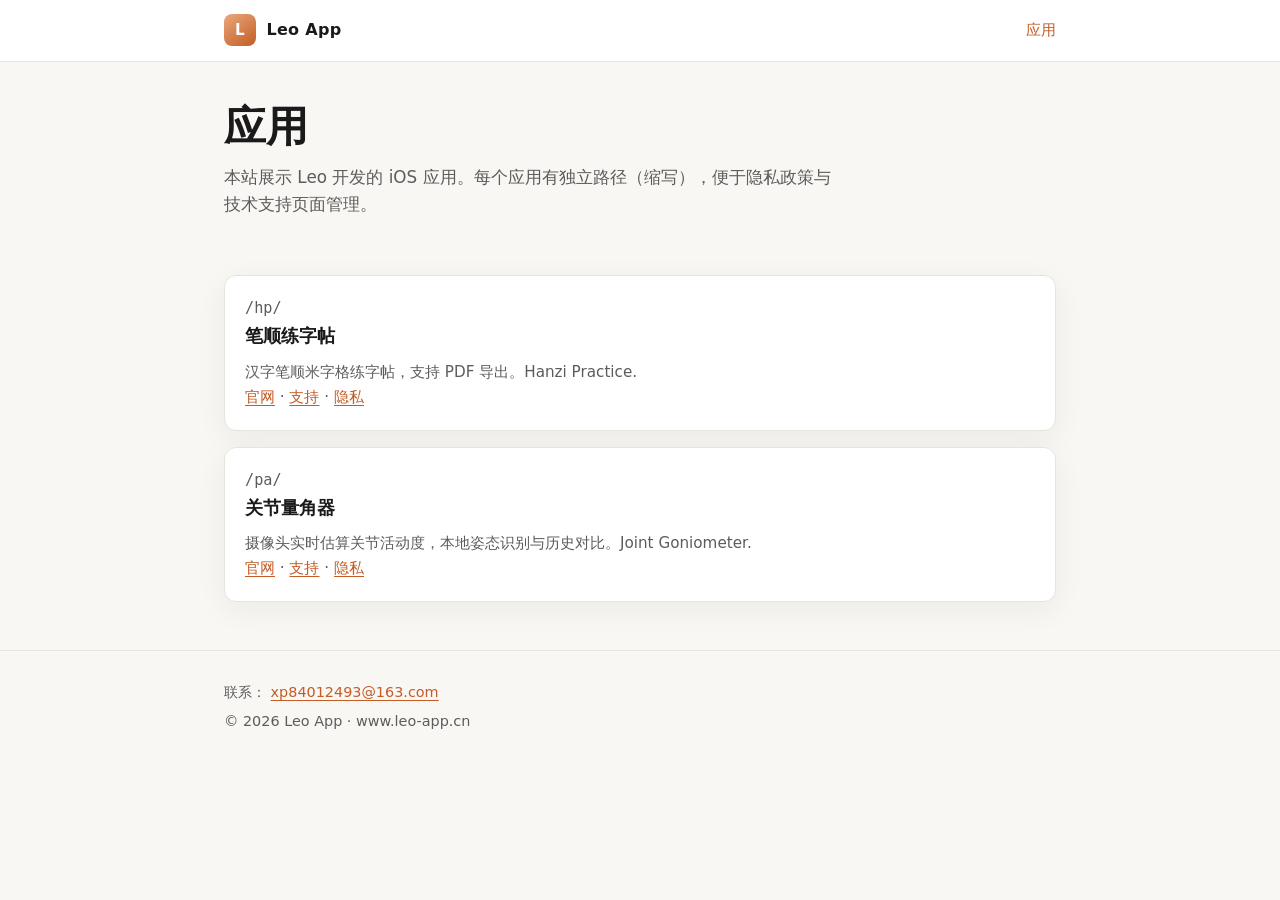
<file: website/index.html>
<!DOCTYPE html>
<html lang="zh-Hans">
  <head>
    <meta charset="utf-8" />
    <meta name="viewport" content="width=device-width, initial-scale=1" />
    <meta
      name="description"
      content="Leo App — 独立开发者的 iOS 应用集合"
    />
    <title>Leo App</title>
    <link rel="stylesheet" href="css/site.css" />
  </head>
  <body>
    <header class="site-header">
      <div class="site-header__inner">
        <a class="brand" href="index.html">
          <span class="brand__mark" aria-hidden="true">L</span>
          <span>Leo App</span>
        </a>
        <nav class="site-nav" aria-label="主导航">
          <a href="index.html" aria-current="page">应用</a>
        </nav>
      </div>
    </header>

    <main class="page">
      <section class="hero hero--compact">
        <h1>应用</h1>
        <p class="hero__lead">
          本站展示 Leo 开发的 iOS 应用。每个应用有独立路径（缩写），便于隐私政策与技术支持页面管理。
        </p>
      </section>

      <section class="grid" aria-label="应用列表">
        <article class="card app-card">
          <p class="app-card__slug mono">/hp/</p>
          <h2>
            <a href="hp/index.html">笔顺练字帖</a>
          </h2>
          <p>汉字笔顺米字格练字帖，支持 PDF 导出。Hanzi Practice.</p>
          <p class="app-card__links">
            <a href="hp/index.html">官网</a> ·
            <a href="hp/support.html">支持</a> ·
            <a href="hp/privacy-zh.html">隐私</a>
          </p>
        </article>
        <article class="card app-card">
          <p class="app-card__slug mono">/pa/</p>
          <h2>
            <a href="pa/index.html">关节量角器</a>
          </h2>
          <p>摄像头实时估算关节活动度，本地姿态识别与历史对比。Joint Goniometer.</p>
          <p class="app-card__links">
            <a href="pa/index.html">官网</a> ·
            <a href="pa/support.html">支持</a> ·
            <a href="pa/privacy-zh.html">隐私</a>
          </p>
        </article>
        <!-- 新应用：复制 hp/ 或 pa/ 目录为缩写文件夹，并在此添加卡片 -->
      </section>
    </main>

    <footer class="site-footer">
      <div class="site-footer__inner">
        <p>
          联系：
          <a href="mailto:xp84012493@163.com">xp84012493@163.com</a>
        </p>
        <!-- <p><a href="https://beian.miit.gov.cn/">京ICP备xxxxxxxx号-1</a></p> -->
        <p>© 2026 Leo App · www.leo-app.cn</p>
      </div>
    </footer>
  </body>
</html>
</file>
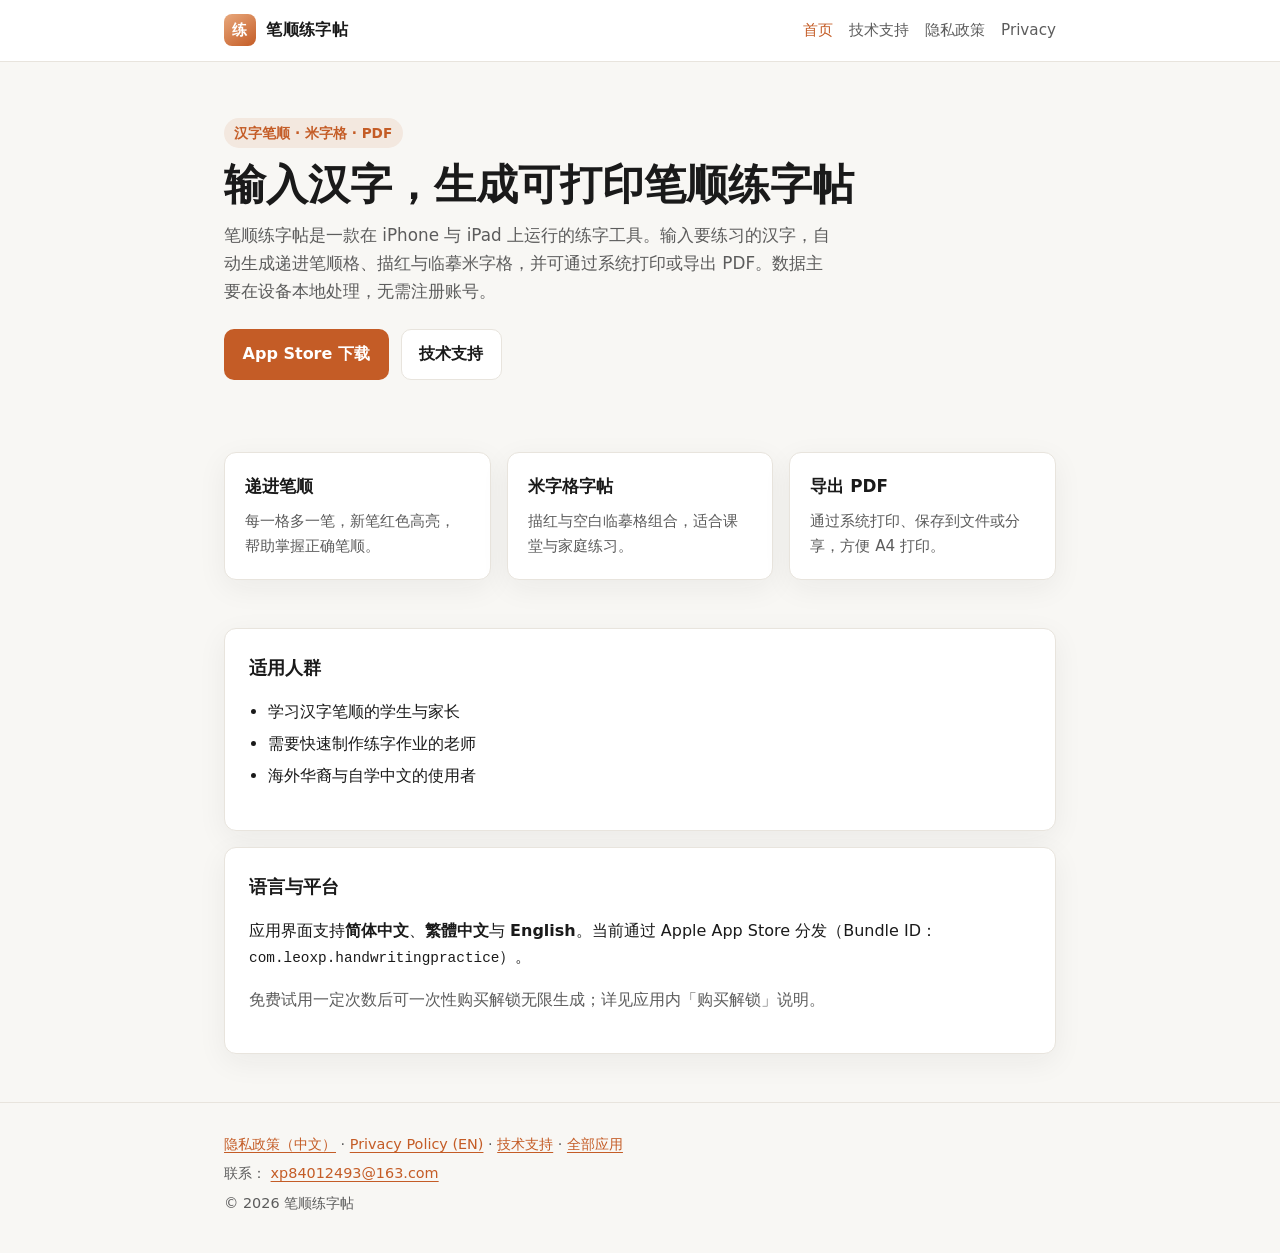
<file: website/hp/index.html>
<!DOCTYPE html>
<html lang="zh-Hans">
  <head>
    <meta charset="utf-8" />
    <meta name="viewport" content="width=device-width, initial-scale=1" />
    <meta
      name="description"
      content="笔顺练字帖 — 输入汉字，生成笔顺米字格练字帖，支持 PDF 打印与导出。本地处理，无需账号。"
    />
    <title>笔顺练字帖 — 汉字笔顺练字帖</title>
    <link rel="stylesheet" href="../css/site.css" />
  </head>
  <body>
    <header class="site-header">
      <div class="site-header__inner">
        <a class="brand" href="index.html">
          <span class="brand__mark" aria-hidden="true">练</span>
          <span>笔顺练字帖</span>
        </a>
        <nav class="site-nav" aria-label="主导航">
          <a href="index.html" aria-current="page">首页</a>
          <a href="support.html">技术支持</a>
          <a href="privacy-zh.html">隐私政策</a>
          <a href="privacy-en.html" hreflang="en">Privacy</a>
        </nav>
      </div>
    </header>

    <main class="page">
      <section class="hero">
        <p class="hero__eyebrow">汉字笔顺 · 米字格 · PDF</p>
        <h1>输入汉字，生成可打印笔顺练字帖</h1>
        <p class="hero__lead">
          笔顺练字帖是一款在 iPhone 与 iPad 上运行的练字工具。输入要练习的汉字，自动生成递进笔顺格、描红与临摹米字格，并可通过系统打印或导出 PDF。数据主要在设备本地处理，无需注册账号。
        </p>
        <div class="hero__actions">
          <a
            class="button button--primary"
            href="https://apps.apple.com/search?term=%E7%AC%94%E9%A1%BA%E7%BB%83%E5%AD%97"
            rel="noopener noreferrer"
            >App Store 下载</a
          >
          <a class="button button--secondary" href="support.html">技术支持</a>
        </div>
      </section>

      <section class="grid grid--3" aria-label="主要功能">
        <article class="card">
          <h2>递进笔顺</h2>
          <p>每一格多一笔，新笔红色高亮，帮助掌握正确笔顺。</p>
        </article>
        <article class="card">
          <h2>米字格字帖</h2>
          <p>描红与空白临摹格组合，适合课堂与家庭练习。</p>
        </article>
        <article class="card">
          <h2>导出 PDF</h2>
          <p>通过系统打印、保存到文件或分享，方便 A4 打印。</p>
        </article>
      </section>

      <section class="panel">
        <h2>适用人群</h2>
        <ul>
          <li>学习汉字笔顺的学生与家长</li>
          <li>需要快速制作练字作业的老师</li>
          <li>海外华裔与自学中文的使用者</li>
        </ul>
      </section>

      <section class="panel" style="margin-top: 1rem">
        <h2>语言与平台</h2>
        <p>
          应用界面支持<strong>简体中文</strong>、<strong>繁體中文</strong>与
          <strong>English</strong>。当前通过 Apple App Store 分发（Bundle ID：
          <span class="mono">com.leoxp.handwritingpractice</span>）。
        </p>
        <p style="margin-top: 0.75rem; color: var(--muted)">
          免费试用一定次数后可一次性购买解锁无限生成；详见应用内「购买解锁」说明。
        </p>
      </section>
    </main>

    <footer class="site-footer">
      <div class="site-footer__inner">
        <p>
          <a href="privacy-zh.html">隐私政策（中文）</a> ·
          <a href="privacy-en.html">Privacy Policy (EN)</a> ·
          <a href="support.html">技术支持</a> ·
          <a href="../index.html">全部应用</a>
        </p>
        <p>
          联系：
          <a href="mailto:xp84012493@163.com">xp84012493@163.com</a>
        </p>
        <!-- 若已完成 ICP 备案，可在此行展示备案号并链接至 https://beian.miit.gov.cn/ -->
        <!-- <p><a href="https://beian.miit.gov.cn/">京ICP备xxxxxxxx号-1</a></p> -->
        <p>© 2026 笔顺练字帖</p>
      </div>
    </footer>
  </body>
</html>
</file>
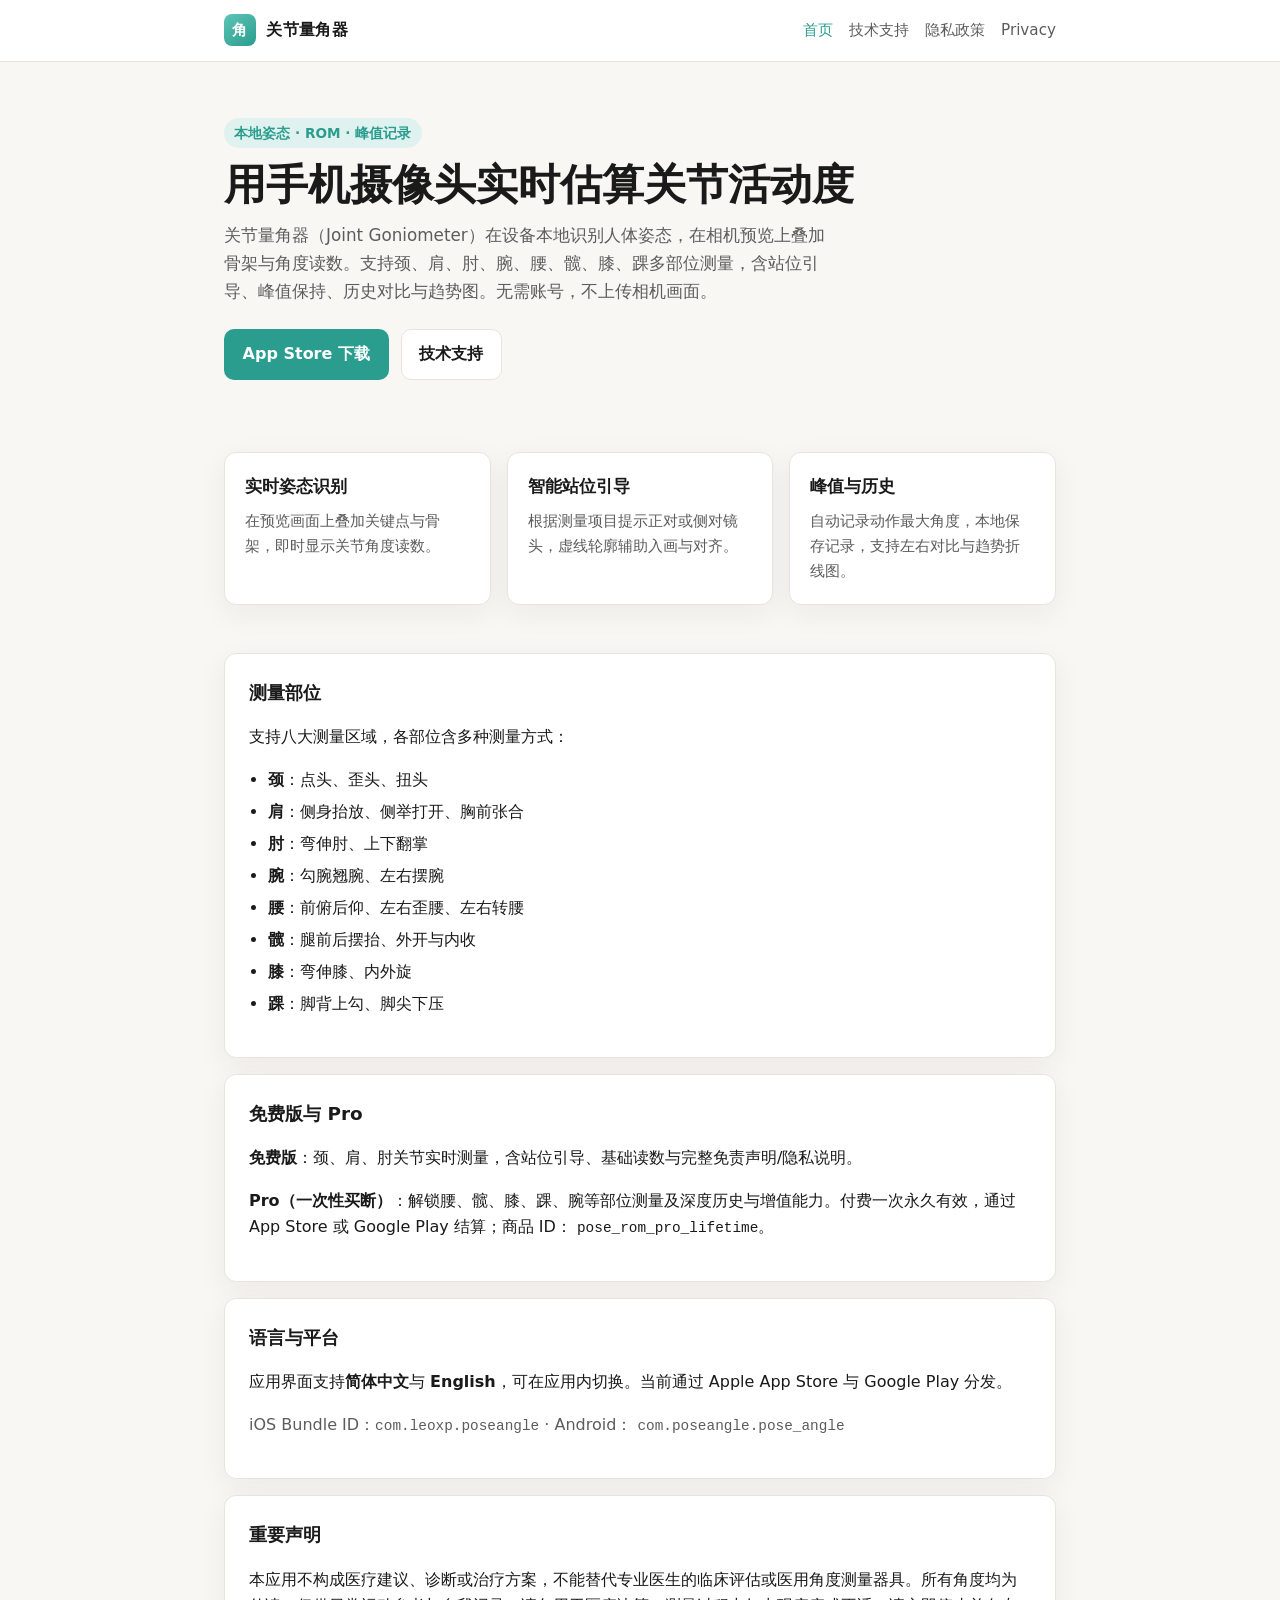
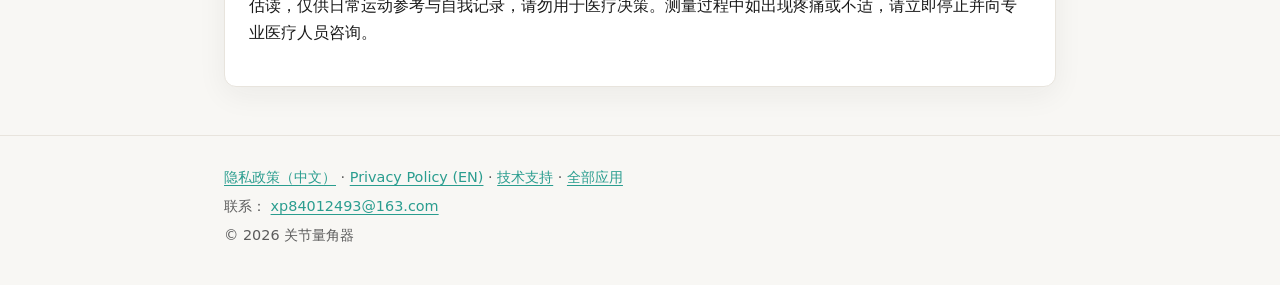
<file: website/pa/index.html>
<!DOCTYPE html>
<html lang="zh-Hans">
  <head>
    <meta charset="utf-8" />
    <meta name="viewport" content="width=device-width, initial-scale=1" />
    <meta
      name="description"
      content="关节量角器 — 用手机摄像头实时估算关节活动度（ROM），本地姿态识别，站位引导与历史对比。"
    />
    <title>关节量角器 — 摄像头关节活动度测量</title>
    <link rel="stylesheet" href="../css/site.css" />
    <style>
      :root {
        --accent: #2a9d8f;
        --accent-soft: #e0f2ef;
      }
      .brand__mark {
        background: linear-gradient(145deg, #5ec4b6, #2a9d8f);
      }
    </style>
  </head>
  <body>
    <header class="site-header">
      <div class="site-header__inner">
        <a class="brand" href="index.html">
          <span class="brand__mark" aria-hidden="true">角</span>
          <span>关节量角器</span>
        </a>
        <nav class="site-nav" aria-label="主导航">
          <a href="index.html" aria-current="page">首页</a>
          <a href="support.html">技术支持</a>
          <a href="privacy-zh.html">隐私政策</a>
          <a href="privacy-en.html" hreflang="en">Privacy</a>
        </nav>
      </div>
    </header>

    <main class="page">
      <section class="hero">
        <p class="hero__eyebrow">本地姿态 · ROM · 峰值记录</p>
        <h1>用手机摄像头实时估算关节活动度</h1>
        <p class="hero__lead">
          关节量角器（Joint Goniometer）在设备本地识别人体姿态，在相机预览上叠加骨架与角度读数。支持颈、肩、肘、腕、腰、髋、膝、踝多部位测量，含站位引导、峰值保持、历史对比与趋势图。无需账号，不上传相机画面。
        </p>
        <div class="hero__actions">
          <a
            class="button button--primary"
            href="https://apps.apple.com/search?term=%E5%85%B3%E8%8A%82%E9%87%8F%E8%A7%92%E5%99%A8"
            rel="noopener noreferrer"
            >App Store 下载</a
          >
          <a class="button button--secondary" href="support.html">技术支持</a>
        </div>
      </section>

      <section class="grid grid--3" aria-label="主要功能">
        <article class="card">
          <h2>实时姿态识别</h2>
          <p>在预览画面上叠加关键点与骨架，即时显示关节角度读数。</p>
        </article>
        <article class="card">
          <h2>智能站位引导</h2>
          <p>根据测量项目提示正对或侧对镜头，虚线轮廓辅助入画与对齐。</p>
        </article>
        <article class="card">
          <h2>峰值与历史</h2>
          <p>自动记录动作最大角度，本地保存记录，支持左右对比与趋势折线图。</p>
        </article>
      </section>

      <section class="panel">
        <h2>测量部位</h2>
        <p>支持八大测量区域，各部位含多种测量方式：</p>
        <ul>
          <li><strong>颈</strong>：点头、歪头、扭头</li>
          <li><strong>肩</strong>：侧身抬放、侧举打开、胸前张合</li>
          <li><strong>肘</strong>：弯伸肘、上下翻掌</li>
          <li><strong>腕</strong>：勾腕翘腕、左右摆腕</li>
          <li><strong>腰</strong>：前俯后仰、左右歪腰、左右转腰</li>
          <li><strong>髋</strong>：腿前后摆抬、外开与内收</li>
          <li><strong>膝</strong>：弯伸膝、内外旋</li>
          <li><strong>踝</strong>：脚背上勾、脚尖下压</li>
        </ul>
      </section>

      <section class="panel" style="margin-top: 1rem">
        <h2>免费版与 Pro</h2>
        <p>
          <strong>免费版</strong>：颈、肩、肘关节实时测量，含站位引导、基础读数与完整免责声明/隐私说明。
        </p>
        <p style="margin-top: 0.75rem">
          <strong>Pro（一次性买断）</strong>：解锁腰、髋、膝、踝、腕等部位测量及深度历史与增值能力。付费一次永久有效，通过 App Store 或 Google Play 结算；商品 ID：
          <span class="mono">pose_rom_pro_lifetime</span>。
        </p>
      </section>

      <section class="panel" style="margin-top: 1rem">
        <h2>语言与平台</h2>
        <p>
          应用界面支持<strong>简体中文</strong>与 <strong>English</strong>，可在应用内切换。当前通过 Apple App Store 与 Google Play 分发。
        </p>
        <p style="margin-top: 0.75rem; color: var(--muted)">
          iOS Bundle ID：<span class="mono">com.leoxp.poseangle</span> · Android：
          <span class="mono">com.poseangle.pose_angle</span>
        </p>
      </section>

      <section class="panel" style="margin-top: 1rem">
        <h2>重要声明</h2>
        <p>
          本应用不构成医疗建议、诊断或治疗方案，不能替代专业医生的临床评估或医用角度测量器具。所有角度均为估读，仅供日常运动参考与自我记录，请勿用于医疗决策。测量过程中如出现疼痛或不适，请立即停止并向专业医疗人员咨询。
        </p>
      </section>
    </main>

    <footer class="site-footer">
      <div class="site-footer__inner">
        <p>
          <a href="privacy-zh.html">隐私政策（中文）</a> ·
          <a href="privacy-en.html">Privacy Policy (EN)</a> ·
          <a href="support.html">技术支持</a> ·
          <a href="../index.html">全部应用</a>
        </p>
        <p>
          联系：
          <a href="mailto:xp84012493@163.com">xp84012493@163.com</a>
        </p>
        <p>© 2026 关节量角器</p>
      </div>
    </footer>
  </body>
</html>
</file>
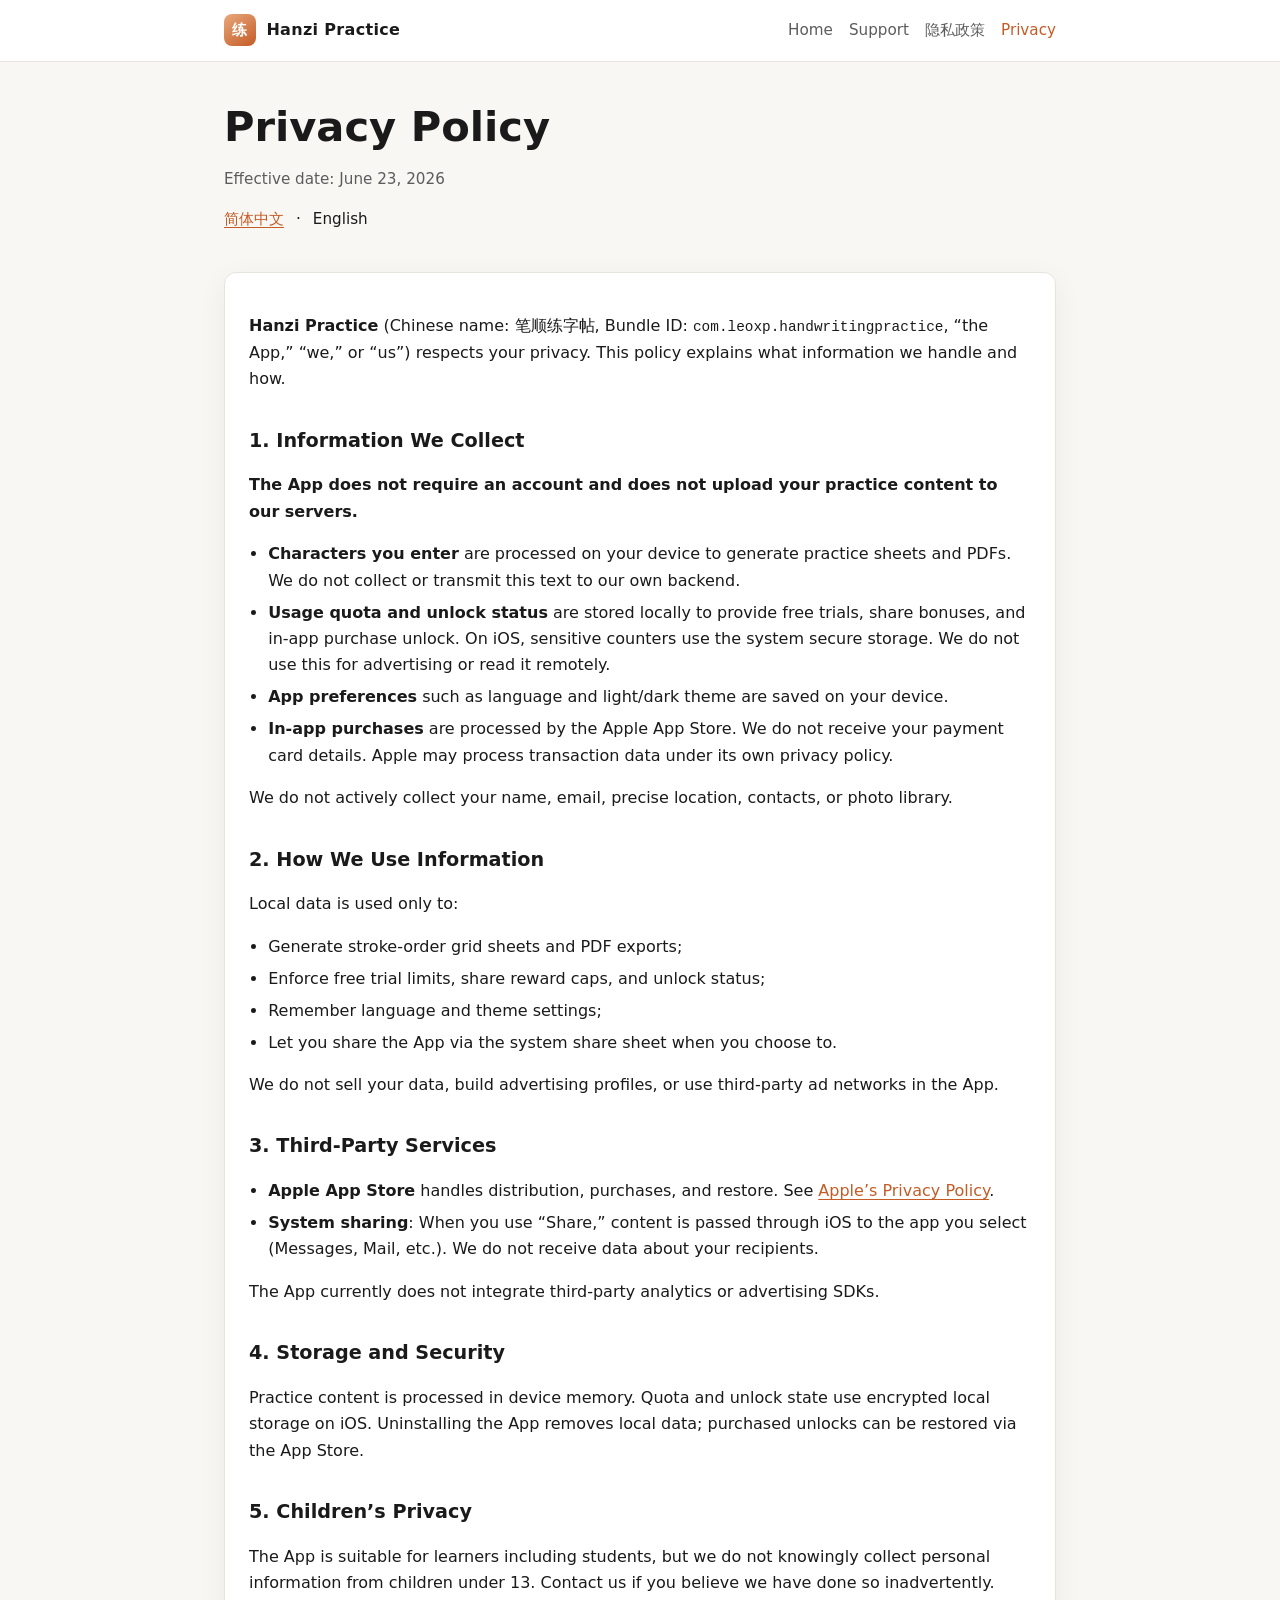
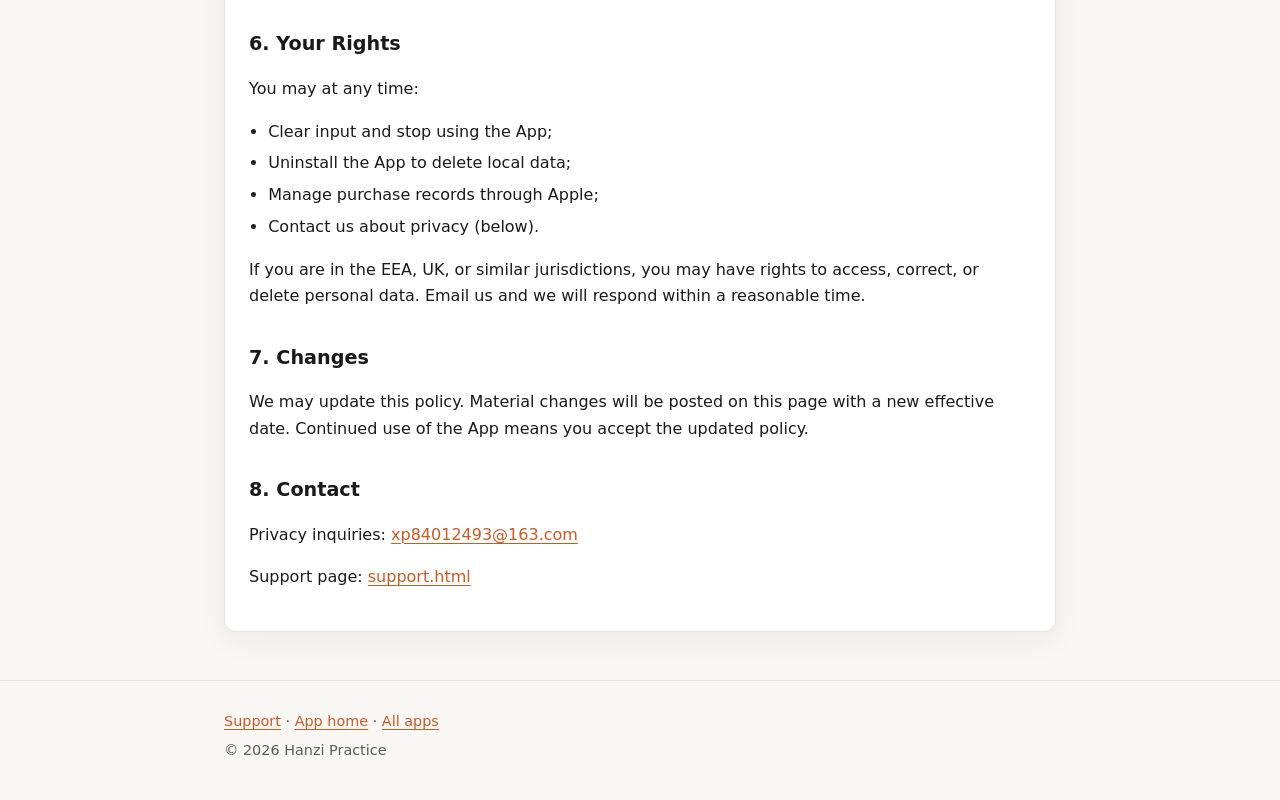
<file: website/hp/privacy-en.html>
<!DOCTYPE html>
<html lang="en">
  <head>
    <meta charset="utf-8" />
    <meta name="viewport" content="width=device-width, initial-scale=1" />
    <meta name="description" content="Hanzi Practice Privacy Policy" />
    <title>Privacy Policy — Hanzi Practice</title>
    <link rel="stylesheet" href="../css/site.css" />
  </head>
  <body>
    <header class="site-header">
      <div class="site-header__inner">
        <a class="brand" href="index.html">
          <span class="brand__mark" aria-hidden="true">练</span>
          <span>Hanzi Practice</span>
        </a>
        <nav class="site-nav" aria-label="Main navigation">
          <a href="index.html">Home</a>
          <a href="support.html">Support</a>
          <a href="privacy-zh.html" hreflang="zh-Hans">隐私政策</a>
          <a href="privacy-en.html" aria-current="page">Privacy</a>
        </nav>
      </div>
    </header>

    <main class="page legal">
      <section class="hero hero--compact">
        <h1>Privacy Policy</h1>
        <p class="meta">Effective date: June 23, 2026</p>
        <p class="lang-switch">
          <a href="privacy-zh.html" hreflang="zh-Hans">简体中文</a> ·
          <span aria-current="page">English</span>
        </p>
      </section>

      <article class="panel">
        <p>
          <strong>Hanzi Practice</strong> (Chinese name: 笔顺练字帖, Bundle ID:
          <span class="mono">com.leoxp.handwritingpractice</span>, “the App,” “we,” or “us”) respects your privacy. This policy explains what information we handle and how.
        </p>

        <h2>1. Information We Collect</h2>
        <p>
          <strong>The App does not require an account and does not upload your practice content to our servers.</strong>
        </p>
        <ul>
          <li>
            <strong>Characters you enter</strong> are processed on your device to generate practice sheets and PDFs. We do not collect or transmit this text to our own backend.
          </li>
          <li>
            <strong>Usage quota and unlock status</strong> are stored locally to provide free trials, share bonuses, and in-app purchase unlock. On iOS, sensitive counters use the system secure storage. We do not use this for advertising or read it remotely.
          </li>
          <li>
            <strong>App preferences</strong> such as language and light/dark theme are saved on your device.
          </li>
          <li>
            <strong>In-app purchases</strong> are processed by the Apple App Store. We do not receive your payment card details. Apple may process transaction data under its own privacy policy.
          </li>
        </ul>
        <p>We do not actively collect your name, email, precise location, contacts, or photo library.</p>

        <h2>2. How We Use Information</h2>
        <p>Local data is used only to:</p>
        <ul>
          <li>Generate stroke-order grid sheets and PDF exports;</li>
          <li>Enforce free trial limits, share reward caps, and unlock status;</li>
          <li>Remember language and theme settings;</li>
          <li>Let you share the App via the system share sheet when you choose to.</li>
        </ul>
        <p>We do not sell your data, build advertising profiles, or use third-party ad networks in the App.</p>

        <h2>3. Third-Party Services</h2>
        <ul>
          <li>
            <strong>Apple App Store</strong> handles distribution, purchases, and restore. See
            <a href="https://www.apple.com/legal/privacy/" rel="noopener noreferrer"
              >Apple’s Privacy Policy</a
            >.
          </li>
          <li>
            <strong>System sharing</strong>: When you use “Share,” content is passed through iOS to the app you select (Messages, Mail, etc.). We do not receive data about your recipients.
          </li>
        </ul>
        <p>The App currently does not integrate third-party analytics or advertising SDKs.</p>

        <h2>4. Storage and Security</h2>
        <p>
          Practice content is processed in device memory. Quota and unlock state use encrypted local storage on iOS. Uninstalling the App removes local data; purchased unlocks can be restored via the App Store.
        </p>

        <h2>5. Children’s Privacy</h2>
        <p>
          The App is suitable for learners including students, but we do not knowingly collect personal information from children under 13. Contact us if you believe we have done so inadvertently.
        </p>

        <h2>6. Your Rights</h2>
        <p>You may at any time:</p>
        <ul>
          <li>Clear input and stop using the App;</li>
          <li>Uninstall the App to delete local data;</li>
          <li>Manage purchase records through Apple;</li>
          <li>Contact us about privacy (below).</li>
        </ul>
        <p>
          If you are in the EEA, UK, or similar jurisdictions, you may have rights to access, correct, or delete personal data. Email us and we will respond within a reasonable time.
        </p>

        <h2>7. Changes</h2>
        <p>
          We may update this policy. Material changes will be posted on this page with a new effective date. Continued use of the App means you accept the updated policy.
        </p>

        <h2>8. Contact</h2>
        <p>
          Privacy inquiries:
          <a href="mailto:xp84012493@163.com">xp84012493@163.com</a>
        </p>
        <p>
          Support page: <a href="support.html">support.html</a>
        </p>
      </article>
    </main>

    <footer class="site-footer">
      <div class="site-footer__inner">
        <p>
          <a href="support.html">Support</a> ·
          <a href="index.html">App home</a> ·
          <a href="../index.html">All apps</a>
        </p>
        <p>© 2026 Hanzi Practice</p>
      </div>
    </footer>
  </body>
</html>
</file>
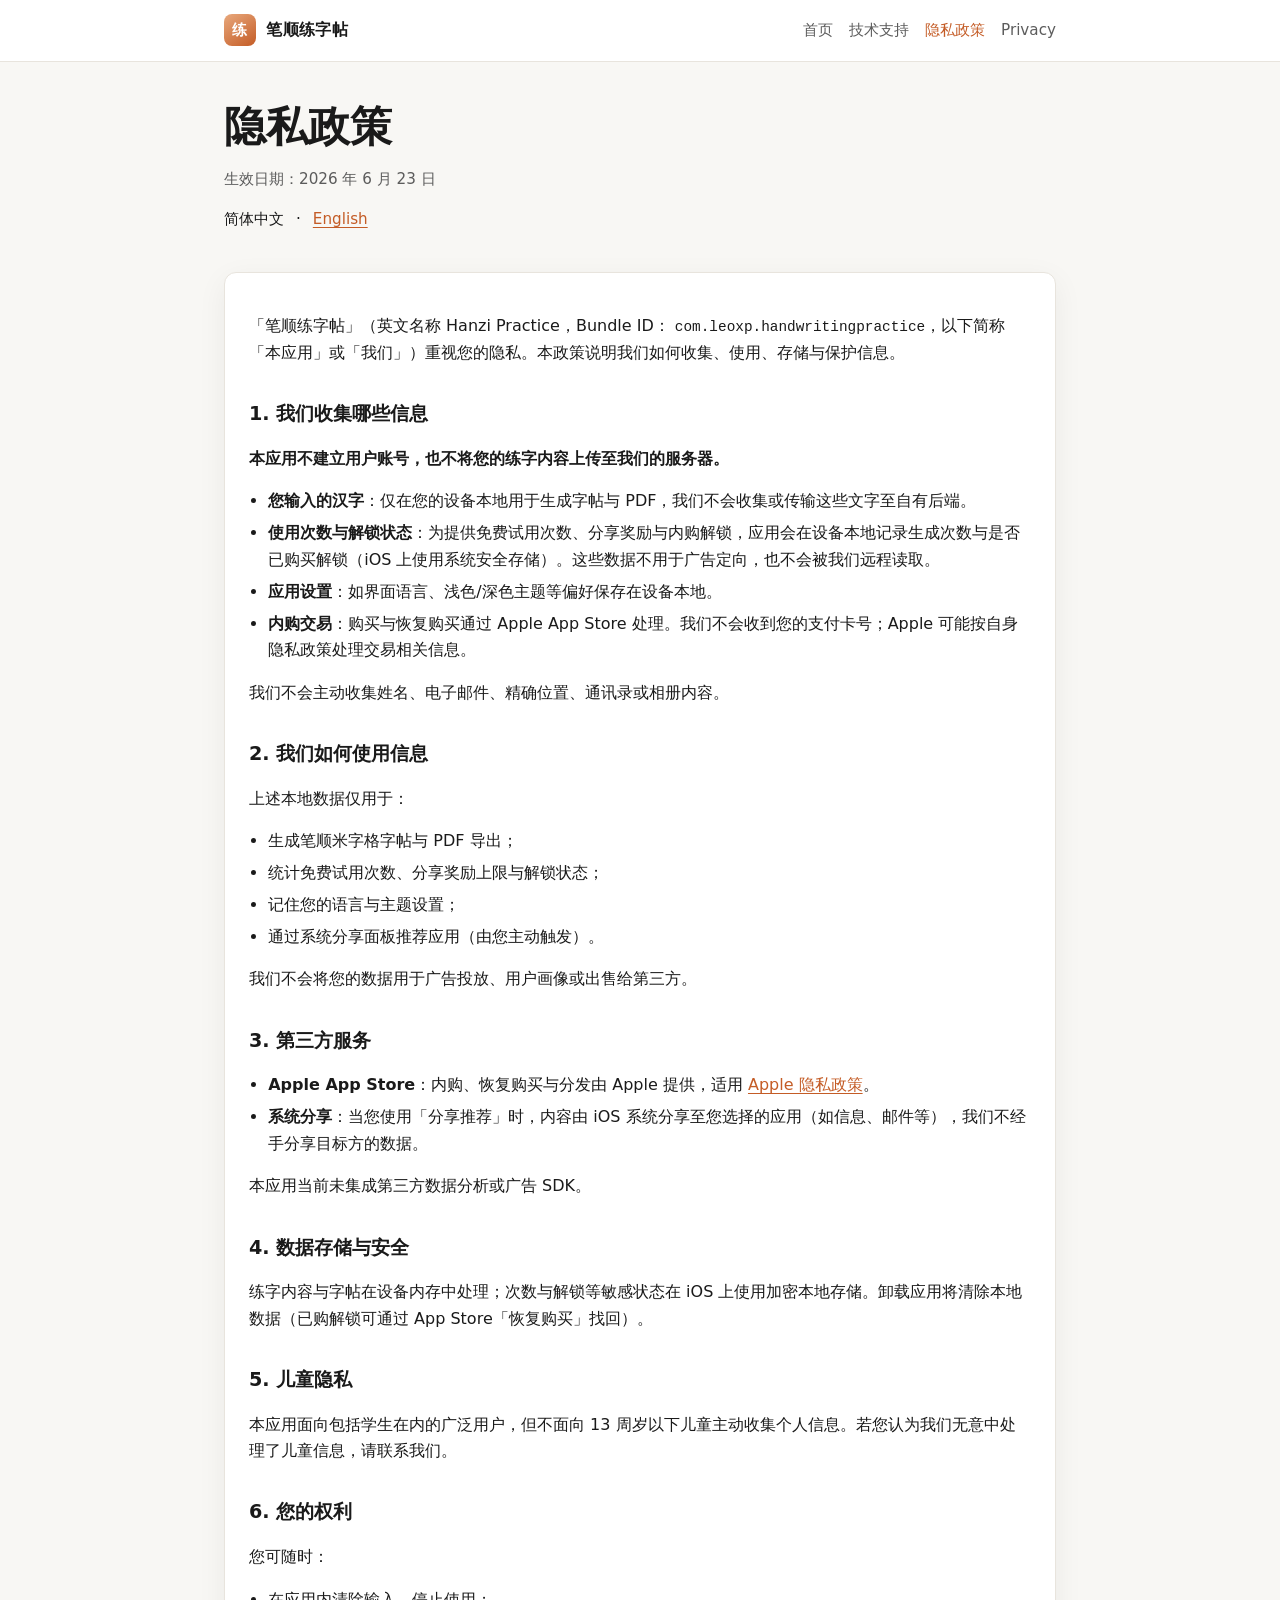
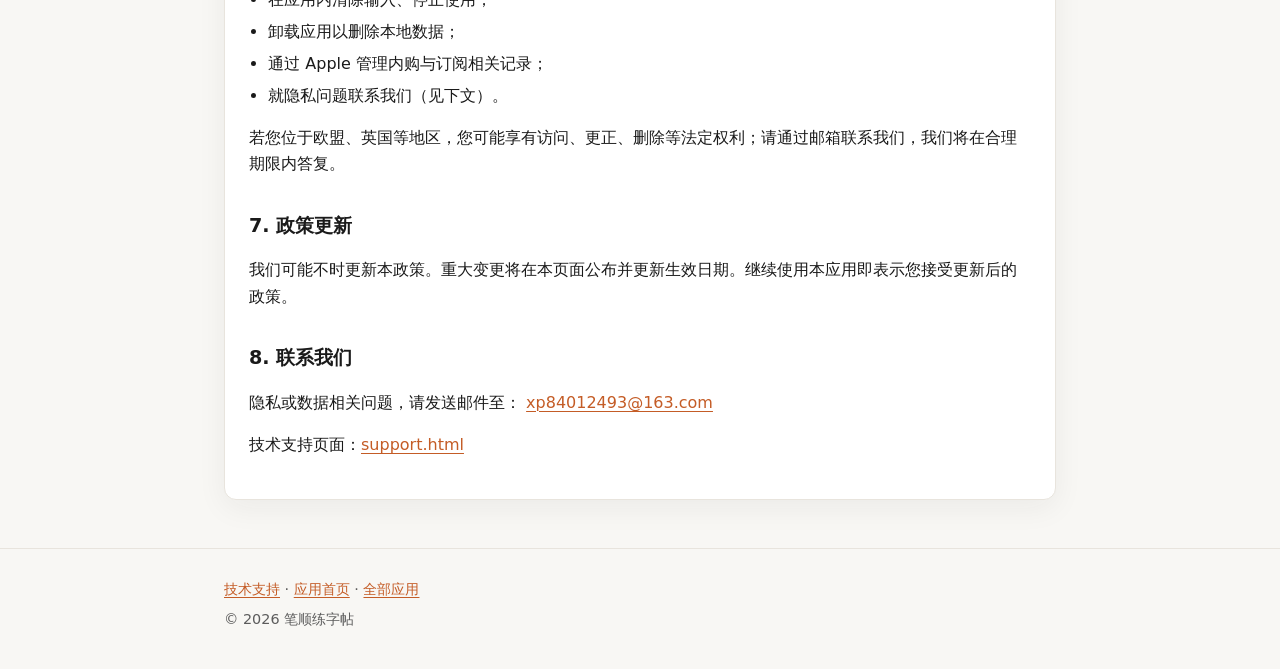
<file: website/hp/privacy-zh.html>
<!DOCTYPE html>
<html lang="zh-Hans">
  <head>
    <meta charset="utf-8" />
    <meta name="viewport" content="width=device-width, initial-scale=1" />
    <meta name="description" content="笔顺练字帖隐私政策" />
    <title>隐私政策 — 笔顺练字帖</title>
    <link rel="stylesheet" href="../css/site.css" />
  </head>
  <body>
    <header class="site-header">
      <div class="site-header__inner">
        <a class="brand" href="index.html">
          <span class="brand__mark" aria-hidden="true">练</span>
          <span>笔顺练字帖</span>
        </a>
        <nav class="site-nav" aria-label="主导航">
          <a href="index.html">首页</a>
          <a href="support.html">技术支持</a>
          <a href="privacy-zh.html" aria-current="page">隐私政策</a>
          <a href="privacy-en.html" hreflang="en">Privacy</a>
        </nav>
      </div>
    </header>

    <main class="page legal">
      <section class="hero hero--compact">
        <h1>隐私政策</h1>
        <p class="meta">生效日期：2026 年 6 月 23 日</p>
        <p class="lang-switch">
          <span aria-current="page">简体中文</span> ·
          <a href="privacy-en.html" hreflang="en">English</a>
        </p>
      </section>

      <article class="panel">
        <p>
          「笔顺练字帖」（英文名称 Hanzi Practice，Bundle ID：
          <span class="mono">com.leoxp.handwritingpractice</span>，以下简称「本应用」或「我们」）重视您的隐私。本政策说明我们如何收集、使用、存储与保护信息。
        </p>

        <h2>1. 我们收集哪些信息</h2>
        <p>
          <strong>本应用不建立用户账号，也不将您的练字内容上传至我们的服务器。</strong>
        </p>
        <ul>
          <li>
            <strong>您输入的汉字</strong>：仅在您的设备本地用于生成字帖与 PDF，我们不会收集或传输这些文字至自有后端。
          </li>
          <li>
            <strong>使用次数与解锁状态</strong>：为提供免费试用次数、分享奖励与内购解锁，应用会在设备本地记录生成次数与是否已购买解锁（iOS 上使用系统安全存储）。这些数据不用于广告定向，也不会被我们远程读取。
          </li>
          <li>
            <strong>应用设置</strong>：如界面语言、浅色/深色主题等偏好保存在设备本地。
          </li>
          <li>
            <strong>内购交易</strong>：购买与恢复购买通过 Apple App Store 处理。我们不会收到您的支付卡号；Apple 可能按自身隐私政策处理交易相关信息。
          </li>
        </ul>
        <p>我们不会主动收集姓名、电子邮件、精确位置、通讯录或相册内容。</p>

        <h2>2. 我们如何使用信息</h2>
        <p>上述本地数据仅用于：</p>
        <ul>
          <li>生成笔顺米字格字帖与 PDF 导出；</li>
          <li>统计免费试用次数、分享奖励上限与解锁状态；</li>
          <li>记住您的语言与主题设置；</li>
          <li>通过系统分享面板推荐应用（由您主动触发）。</li>
        </ul>
        <p>我们不会将您的数据用于广告投放、用户画像或出售给第三方。</p>

        <h2>3. 第三方服务</h2>
        <ul>
          <li>
            <strong>Apple App Store</strong>：内购、恢复购买与分发由 Apple 提供，适用
            <a href="https://www.apple.com/legal/privacy/" rel="noopener noreferrer"
              >Apple 隐私政策</a
            >。
          </li>
          <li>
            <strong>系统分享</strong>：当您使用「分享推荐」时，内容由 iOS 系统分享至您选择的应用（如信息、邮件等），我们不经手分享目标方的数据。
          </li>
        </ul>
        <p>本应用当前未集成第三方数据分析或广告 SDK。</p>

        <h2>4. 数据存储与安全</h2>
        <p>
          练字内容与字帖在设备内存中处理；次数与解锁等敏感状态在 iOS 上使用加密本地存储。卸载应用将清除本地数据（已购解锁可通过 App Store「恢复购买」找回）。
        </p>

        <h2>5. 儿童隐私</h2>
        <p>
          本应用面向包括学生在内的广泛用户，但不面向 13 周岁以下儿童主动收集个人信息。若您认为我们无意中处理了儿童信息，请联系我们。
        </p>

        <h2>6. 您的权利</h2>
        <p>您可随时：</p>
        <ul>
          <li>在应用内清除输入、停止使用；</li>
          <li>卸载应用以删除本地数据；</li>
          <li>通过 Apple 管理内购与订阅相关记录；</li>
          <li>就隐私问题联系我们（见下文）。</li>
        </ul>
        <p>
          若您位于欧盟、英国等地区，您可能享有访问、更正、删除等法定权利；请通过邮箱联系我们，我们将在合理期限内答复。
        </p>

        <h2>7. 政策更新</h2>
        <p>
          我们可能不时更新本政策。重大变更将在本页面公布并更新生效日期。继续使用本应用即表示您接受更新后的政策。
        </p>

        <h2>8. 联系我们</h2>
        <p>
          隐私或数据相关问题，请发送邮件至：
          <a href="mailto:xp84012493@163.com">xp84012493@163.com</a>
        </p>
        <p>
          技术支持页面：<a href="support.html">support.html</a>
        </p>
      </article>
    </main>

    <footer class="site-footer">
      <div class="site-footer__inner">
        <p>
          <a href="support.html">技术支持</a> ·
          <a href="index.html">应用首页</a> ·
          <a href="../index.html">全部应用</a>
        </p>
        <p>© 2026 笔顺练字帖</p>
      </div>
    </footer>
  </body>
</html>
</file>
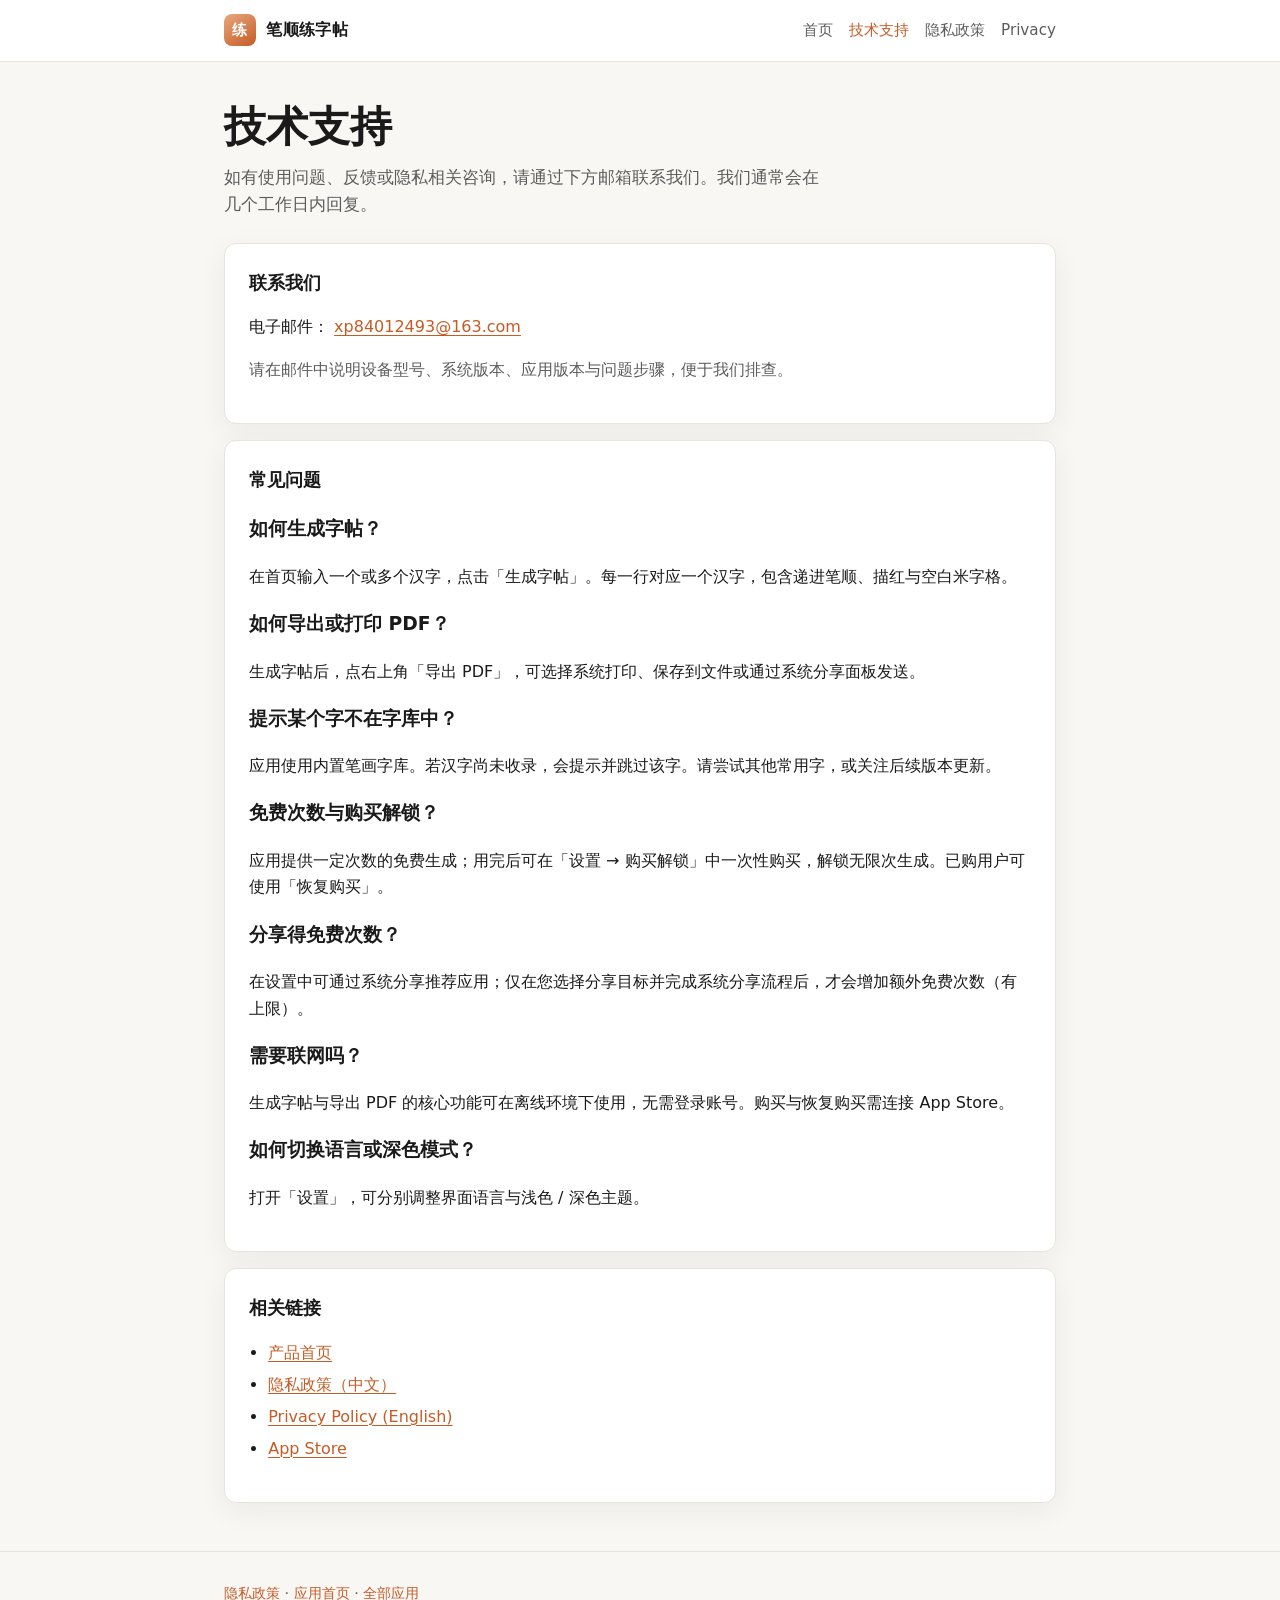
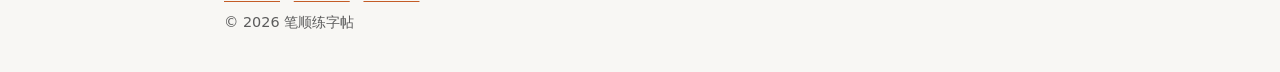
<file: website/hp/support.html>
<!DOCTYPE html>
<html lang="zh-Hans">
  <head>
    <meta charset="utf-8" />
    <meta name="viewport" content="width=device-width, initial-scale=1" />
    <meta name="description" content="笔顺练字帖技术支持与常见问题" />
    <title>技术支持 — 笔顺练字帖</title>
    <link rel="stylesheet" href="../css/site.css" />
  </head>
  <body>
    <header class="site-header">
      <div class="site-header__inner">
        <a class="brand" href="index.html">
          <span class="brand__mark" aria-hidden="true">练</span>
          <span>笔顺练字帖</span>
        </a>
        <nav class="site-nav" aria-label="主导航">
          <a href="index.html">首页</a>
          <a href="support.html" aria-current="page">技术支持</a>
          <a href="privacy-zh.html">隐私政策</a>
          <a href="privacy-en.html" hreflang="en">Privacy</a>
        </nav>
      </div>
    </header>

    <main class="page">
      <section class="hero hero--compact">
        <h1>技术支持</h1>
        <p class="hero__lead">
          如有使用问题、反馈或隐私相关咨询，请通过下方邮箱联系我们。我们通常会在几个工作日内回复。
        </p>
      </section>

      <section class="panel">
        <h2>联系我们</h2>
        <p>
          电子邮件：
          <a href="mailto:xp84012493@163.com">xp84012493@163.com</a>
        </p>
        <p style="color: var(--muted); margin-top: 0.75rem">
          请在邮件中说明设备型号、系统版本、应用版本与问题步骤，便于我们排查。
        </p>
      </section>

      <section class="panel" style="margin-top: 1rem">
        <h2>常见问题</h2>

        <h3>如何生成字帖？</h3>
        <p>
          在首页输入一个或多个汉字，点击「生成字帖」。每一行对应一个汉字，包含递进笔顺、描红与空白米字格。
        </p>

        <h3>如何导出或打印 PDF？</h3>
        <p>
          生成字帖后，点右上角「导出 PDF」，可选择系统打印、保存到文件或通过系统分享面板发送。
        </p>

        <h3>提示某个字不在字库中？</h3>
        <p>
          应用使用内置笔画字库。若汉字尚未收录，会提示并跳过该字。请尝试其他常用字，或关注后续版本更新。
        </p>

        <h3>免费次数与购买解锁？</h3>
        <p>
          应用提供一定次数的免费生成；用完后可在「设置 → 购买解锁」中一次性购买，解锁无限次生成。已购用户可使用「恢复购买」。
        </p>

        <h3>分享得免费次数？</h3>
        <p>
          在设置中可通过系统分享推荐应用；仅在您选择分享目标并完成系统分享流程后，才会增加额外免费次数（有上限）。
        </p>

        <h3>需要联网吗？</h3>
        <p>
          生成字帖与导出 PDF 的核心功能可在离线环境下使用，无需登录账号。购买与恢复购买需连接 App Store。
        </p>

        <h3>如何切换语言或深色模式？</h3>
        <p>打开「设置」，可分别调整界面语言与浅色 / 深色主题。</p>
      </section>

      <section class="panel" style="margin-top: 1rem">
        <h2>相关链接</h2>
        <ul>
          <li><a href="index.html">产品首页</a></li>
          <li><a href="privacy-zh.html">隐私政策（中文）</a></li>
          <li><a href="privacy-en.html">Privacy Policy (English)</a></li>
          <li>
            <a
              href="https://apps.apple.com/search?term=%E7%AC%94%E9%A1%BA%E7%BB%83%E5%AD%97"
              rel="noopener noreferrer"
              >App Store</a
            >
          </li>
        </ul>
      </section>
    </main>

    <footer class="site-footer">
      <div class="site-footer__inner">
        <p>
          <a href="privacy-zh.html">隐私政策</a> ·
          <a href="index.html">应用首页</a> ·
          <a href="../index.html">全部应用</a>
        </p>
        <p>© 2026 笔顺练字帖</p>
      </div>
    </footer>
  </body>
</html>
</file>
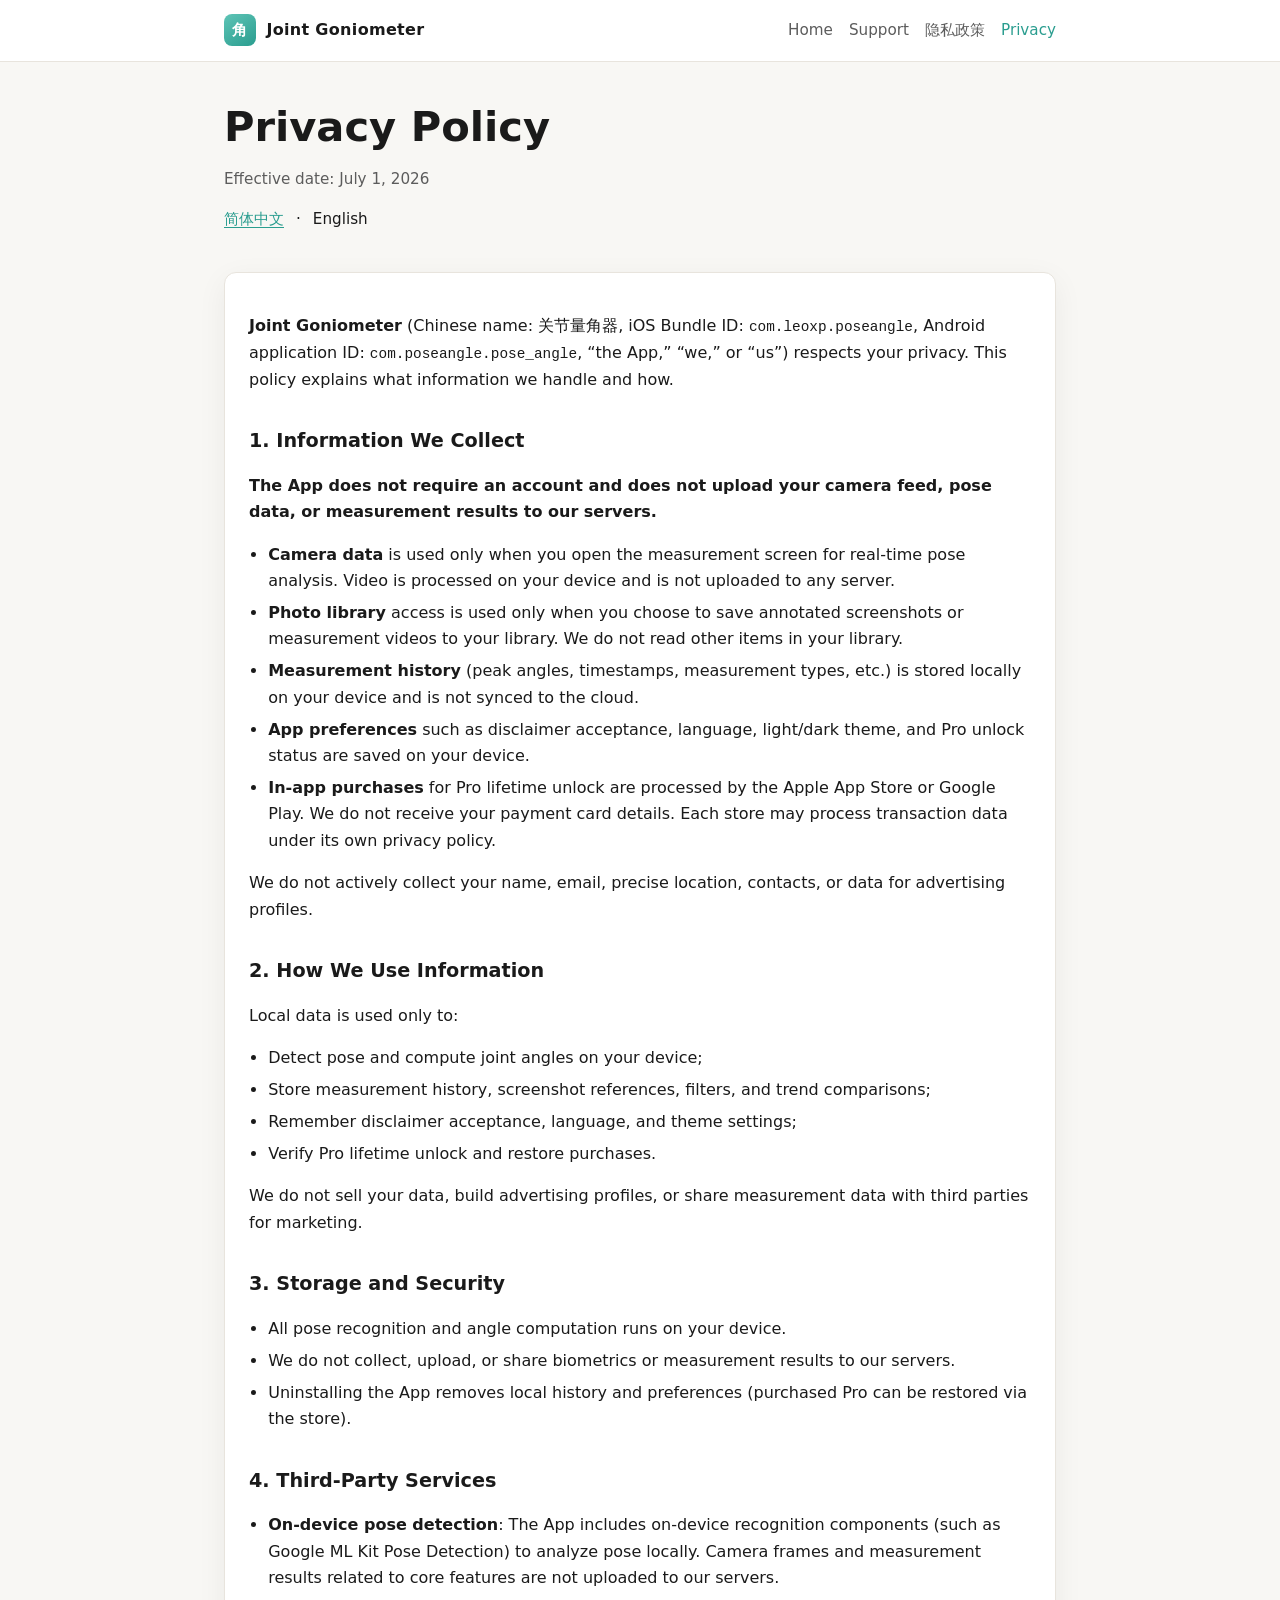
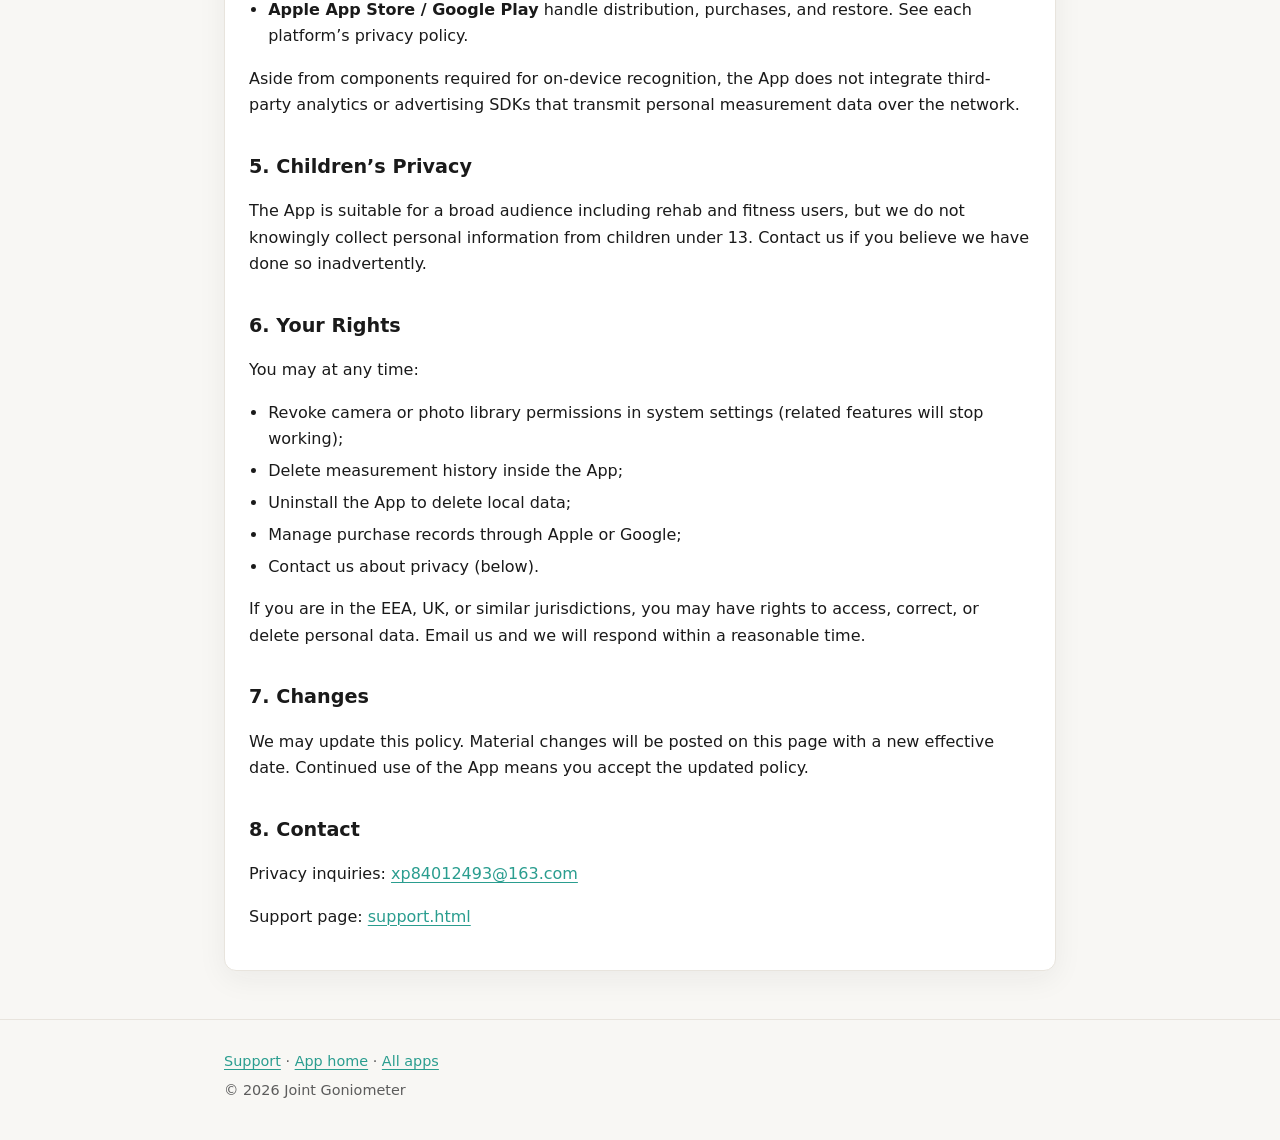
<file: website/pa/privacy-en.html>
<!DOCTYPE html>
<html lang="en">
  <head>
    <meta charset="utf-8" />
    <meta name="viewport" content="width=device-width, initial-scale=1" />
    <meta name="description" content="Joint Goniometer Privacy Policy" />
    <title>Privacy Policy — Joint Goniometer</title>
    <link rel="stylesheet" href="../css/site.css" />
    <style>
      :root {
        --accent: #2a9d8f;
        --accent-soft: #e0f2ef;
      }
      .brand__mark {
        background: linear-gradient(145deg, #5ec4b6, #2a9d8f);
      }
    </style>
  </head>
  <body>
    <header class="site-header">
      <div class="site-header__inner">
        <a class="brand" href="index.html">
          <span class="brand__mark" aria-hidden="true">角</span>
          <span>Joint Goniometer</span>
        </a>
        <nav class="site-nav" aria-label="Main navigation">
          <a href="index.html">Home</a>
          <a href="support.html">Support</a>
          <a href="privacy-zh.html" hreflang="zh-Hans">隐私政策</a>
          <a href="privacy-en.html" aria-current="page">Privacy</a>
        </nav>
      </div>
    </header>

    <main class="page legal">
      <section class="hero hero--compact">
        <h1>Privacy Policy</h1>
        <p class="meta">Effective date: July 1, 2026</p>
        <p class="lang-switch">
          <a href="privacy-zh.html" hreflang="zh-Hans">简体中文</a> ·
          <span aria-current="page">English</span>
        </p>
      </section>

      <article class="panel">
        <p>
          <strong>Joint Goniometer</strong> (Chinese name: 关节量角器, iOS Bundle ID:
          <span class="mono">com.leoxp.poseangle</span>, Android application ID:
          <span class="mono">com.poseangle.pose_angle</span>, “the App,” “we,” or “us”) respects your privacy. This policy explains what information we handle and how.
        </p>

        <h2>1. Information We Collect</h2>
        <p>
          <strong>The App does not require an account and does not upload your camera feed, pose data, or measurement results to our servers.</strong>
        </p>
        <ul>
          <li>
            <strong>Camera data</strong> is used only when you open the measurement screen for real-time pose analysis. Video is processed on your device and is not uploaded to any server.
          </li>
          <li>
            <strong>Photo library</strong> access is used only when you choose to save annotated screenshots or measurement videos to your library. We do not read other items in your library.
          </li>
          <li>
            <strong>Measurement history</strong> (peak angles, timestamps, measurement types, etc.) is stored locally on your device and is not synced to the cloud.
          </li>
          <li>
            <strong>App preferences</strong> such as disclaimer acceptance, language, light/dark theme, and Pro unlock status are saved on your device.
          </li>
          <li>
            <strong>In-app purchases</strong> for Pro lifetime unlock are processed by the Apple App Store or Google Play. We do not receive your payment card details. Each store may process transaction data under its own privacy policy.
          </li>
        </ul>
        <p>We do not actively collect your name, email, precise location, contacts, or data for advertising profiles.</p>

        <h2>2. How We Use Information</h2>
        <p>Local data is used only to:</p>
        <ul>
          <li>Detect pose and compute joint angles on your device;</li>
          <li>Store measurement history, screenshot references, filters, and trend comparisons;</li>
          <li>Remember disclaimer acceptance, language, and theme settings;</li>
          <li>Verify Pro lifetime unlock and restore purchases.</li>
        </ul>
        <p>We do not sell your data, build advertising profiles, or share measurement data with third parties for marketing.</p>

        <h2>3. Storage and Security</h2>
        <ul>
          <li>All pose recognition and angle computation runs on your device.</li>
          <li>We do not collect, upload, or share biometrics or measurement results to our servers.</li>
          <li>Uninstalling the App removes local history and preferences (purchased Pro can be restored via the store).</li>
        </ul>

        <h2>4. Third-Party Services</h2>
        <ul>
          <li>
            <strong>On-device pose detection</strong>: The App includes on-device recognition components (such as Google ML Kit Pose Detection) to analyze pose locally. Camera frames and measurement results related to core features are not uploaded to our servers.
          </li>
          <li>
            <strong>Apple App Store / Google Play</strong> handle distribution, purchases, and restore. See each platform’s privacy policy.
          </li>
        </ul>
        <p>Aside from components required for on-device recognition, the App does not integrate third-party analytics or advertising SDKs that transmit personal measurement data over the network.</p>

        <h2>5. Children’s Privacy</h2>
        <p>
          The App is suitable for a broad audience including rehab and fitness users, but we do not knowingly collect personal information from children under 13. Contact us if you believe we have done so inadvertently.
        </p>

        <h2>6. Your Rights</h2>
        <p>You may at any time:</p>
        <ul>
          <li>Revoke camera or photo library permissions in system settings (related features will stop working);</li>
          <li>Delete measurement history inside the App;</li>
          <li>Uninstall the App to delete local data;</li>
          <li>Manage purchase records through Apple or Google;</li>
          <li>Contact us about privacy (below).</li>
        </ul>
        <p>
          If you are in the EEA, UK, or similar jurisdictions, you may have rights to access, correct, or delete personal data. Email us and we will respond within a reasonable time.
        </p>

        <h2>7. Changes</h2>
        <p>
          We may update this policy. Material changes will be posted on this page with a new effective date. Continued use of the App means you accept the updated policy.
        </p>

        <h2>8. Contact</h2>
        <p>
          Privacy inquiries:
          <a href="mailto:xp84012493@163.com">xp84012493@163.com</a>
        </p>
        <p>
          Support page: <a href="support.html">support.html</a>
        </p>
      </article>
    </main>

    <footer class="site-footer">
      <div class="site-footer__inner">
        <p>
          <a href="support.html">Support</a> ·
          <a href="index.html">App home</a> ·
          <a href="../index.html">All apps</a>
        </p>
        <p>© 2026 Joint Goniometer</p>
      </div>
    </footer>
  </body>
</html>
</file>
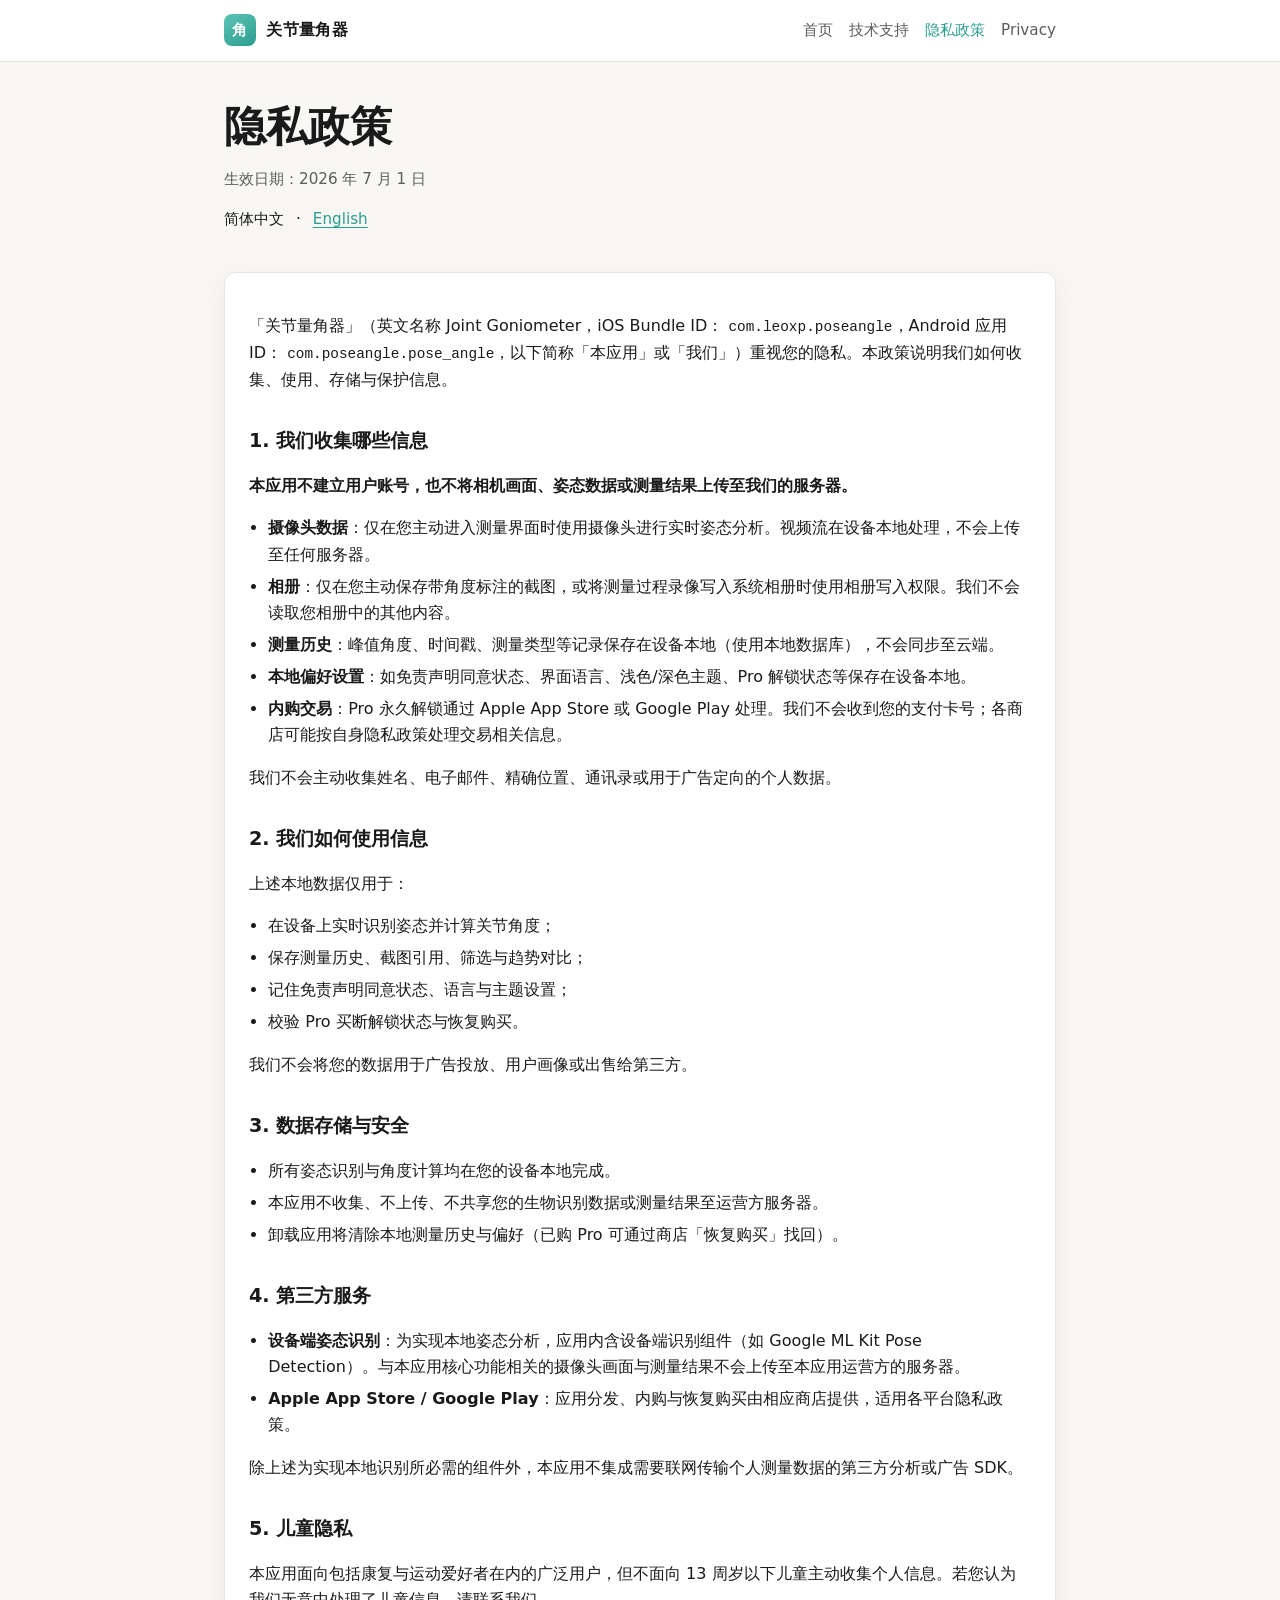
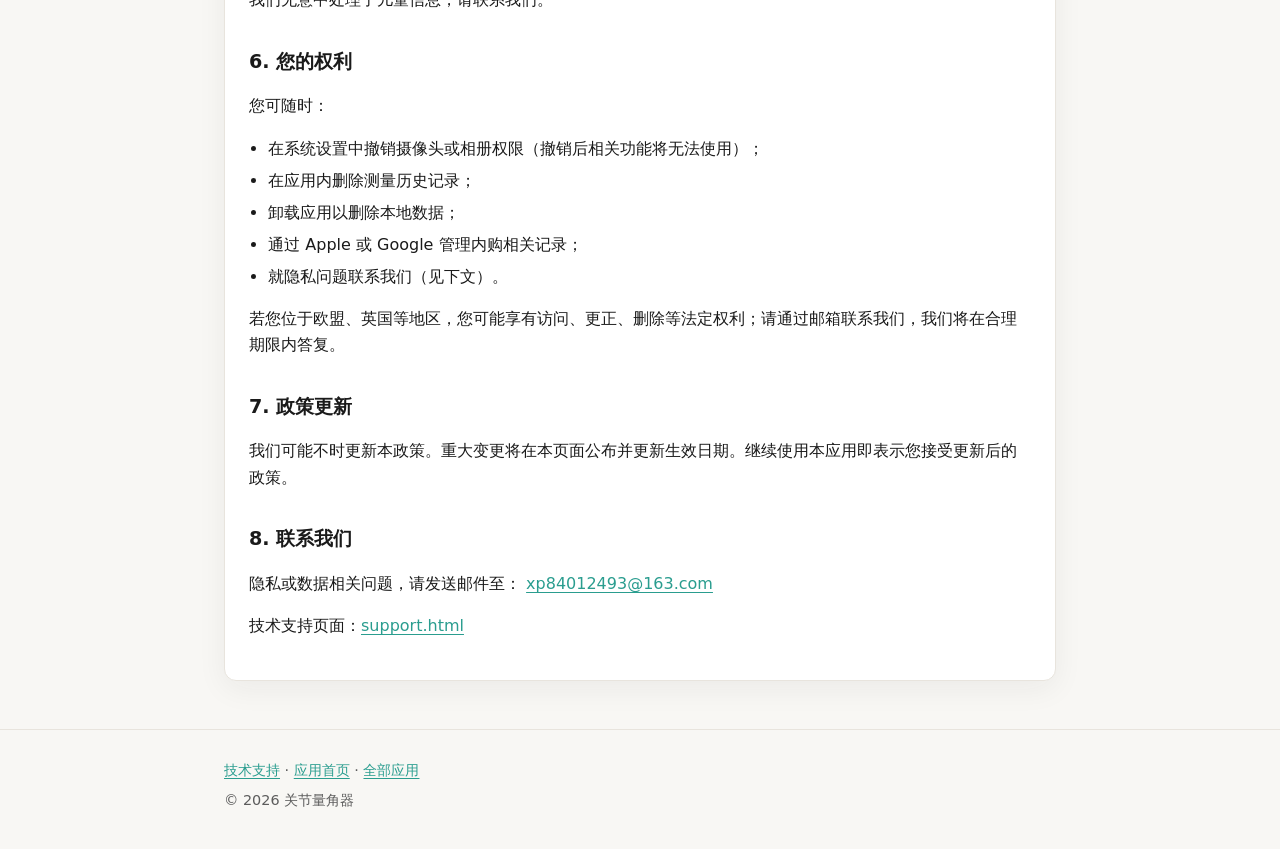
<file: website/pa/privacy-zh.html>
<!DOCTYPE html>
<html lang="zh-Hans">
  <head>
    <meta charset="utf-8" />
    <meta name="viewport" content="width=device-width, initial-scale=1" />
    <meta name="description" content="关节量角器隐私政策" />
    <title>隐私政策 — 关节量角器</title>
    <link rel="stylesheet" href="../css/site.css" />
    <style>
      :root {
        --accent: #2a9d8f;
        --accent-soft: #e0f2ef;
      }
      .brand__mark {
        background: linear-gradient(145deg, #5ec4b6, #2a9d8f);
      }
    </style>
  </head>
  <body>
    <header class="site-header">
      <div class="site-header__inner">
        <a class="brand" href="index.html">
          <span class="brand__mark" aria-hidden="true">角</span>
          <span>关节量角器</span>
        </a>
        <nav class="site-nav" aria-label="主导航">
          <a href="index.html">首页</a>
          <a href="support.html">技术支持</a>
          <a href="privacy-zh.html" aria-current="page">隐私政策</a>
          <a href="privacy-en.html" hreflang="en">Privacy</a>
        </nav>
      </div>
    </header>

    <main class="page legal">
      <section class="hero hero--compact">
        <h1>隐私政策</h1>
        <p class="meta">生效日期：2026 年 7 月 1 日</p>
        <p class="lang-switch">
          <span aria-current="page">简体中文</span> ·
          <a href="privacy-en.html" hreflang="en">English</a>
        </p>
      </section>

      <article class="panel">
        <p>
          「关节量角器」（英文名称 Joint Goniometer，iOS Bundle ID：
          <span class="mono">com.leoxp.poseangle</span>，Android 应用 ID：
          <span class="mono">com.poseangle.pose_angle</span>，以下简称「本应用」或「我们」）重视您的隐私。本政策说明我们如何收集、使用、存储与保护信息。
        </p>

        <h2>1. 我们收集哪些信息</h2>
        <p>
          <strong>本应用不建立用户账号，也不将相机画面、姿态数据或测量结果上传至我们的服务器。</strong>
        </p>
        <ul>
          <li>
            <strong>摄像头数据</strong>：仅在您主动进入测量界面时使用摄像头进行实时姿态分析。视频流在设备本地处理，不会上传至任何服务器。
          </li>
          <li>
            <strong>相册</strong>：仅在您主动保存带角度标注的截图，或将测量过程录像写入系统相册时使用相册写入权限。我们不会读取您相册中的其他内容。
          </li>
          <li>
            <strong>测量历史</strong>：峰值角度、时间戳、测量类型等记录保存在设备本地（使用本地数据库），不会同步至云端。
          </li>
          <li>
            <strong>本地偏好设置</strong>：如免责声明同意状态、界面语言、浅色/深色主题、Pro 解锁状态等保存在设备本地。
          </li>
          <li>
            <strong>内购交易</strong>：Pro 永久解锁通过 Apple App Store 或 Google Play 处理。我们不会收到您的支付卡号；各商店可能按自身隐私政策处理交易相关信息。
          </li>
        </ul>
        <p>我们不会主动收集姓名、电子邮件、精确位置、通讯录或用于广告定向的个人数据。</p>

        <h2>2. 我们如何使用信息</h2>
        <p>上述本地数据仅用于：</p>
        <ul>
          <li>在设备上实时识别姿态并计算关节角度；</li>
          <li>保存测量历史、截图引用、筛选与趋势对比；</li>
          <li>记住免责声明同意状态、语言与主题设置；</li>
          <li>校验 Pro 买断解锁状态与恢复购买。</li>
        </ul>
        <p>我们不会将您的数据用于广告投放、用户画像或出售给第三方。</p>

        <h2>3. 数据存储与安全</h2>
        <ul>
          <li>所有姿态识别与角度计算均在您的设备本地完成。</li>
          <li>本应用不收集、不上传、不共享您的生物识别数据或测量结果至运营方服务器。</li>
          <li>卸载应用将清除本地测量历史与偏好（已购 Pro 可通过商店「恢复购买」找回）。</li>
        </ul>

        <h2>4. 第三方服务</h2>
        <ul>
          <li>
            <strong>设备端姿态识别</strong>：为实现本地姿态分析，应用内含设备端识别组件（如 Google ML Kit Pose Detection）。与本应用核心功能相关的摄像头画面与测量结果不会上传至本应用运营方的服务器。
          </li>
          <li>
            <strong>Apple App Store / Google Play</strong>：应用分发、内购与恢复购买由相应商店提供，适用各平台隐私政策。
          </li>
        </ul>
        <p>除上述为实现本地识别所必需的组件外，本应用不集成需要联网传输个人测量数据的第三方分析或广告 SDK。</p>

        <h2>5. 儿童隐私</h2>
        <p>
          本应用面向包括康复与运动爱好者在内的广泛用户，但不面向 13 周岁以下儿童主动收集个人信息。若您认为我们无意中处理了儿童信息，请联系我们。
        </p>

        <h2>6. 您的权利</h2>
        <p>您可随时：</p>
        <ul>
          <li>在系统设置中撤销摄像头或相册权限（撤销后相关功能将无法使用）；</li>
          <li>在应用内删除测量历史记录；</li>
          <li>卸载应用以删除本地数据；</li>
          <li>通过 Apple 或 Google 管理内购相关记录；</li>
          <li>就隐私问题联系我们（见下文）。</li>
        </ul>
        <p>
          若您位于欧盟、英国等地区，您可能享有访问、更正、删除等法定权利；请通过邮箱联系我们，我们将在合理期限内答复。
        </p>

        <h2>7. 政策更新</h2>
        <p>
          我们可能不时更新本政策。重大变更将在本页面公布并更新生效日期。继续使用本应用即表示您接受更新后的政策。
        </p>

        <h2>8. 联系我们</h2>
        <p>
          隐私或数据相关问题，请发送邮件至：
          <a href="mailto:xp84012493@163.com">xp84012493@163.com</a>
        </p>
        <p>
          技术支持页面：<a href="support.html">support.html</a>
        </p>
      </article>
    </main>

    <footer class="site-footer">
      <div class="site-footer__inner">
        <p>
          <a href="support.html">技术支持</a> ·
          <a href="index.html">应用首页</a> ·
          <a href="../index.html">全部应用</a>
        </p>
        <p>© 2026 关节量角器</p>
      </div>
    </footer>
  </body>
</html>
</file>
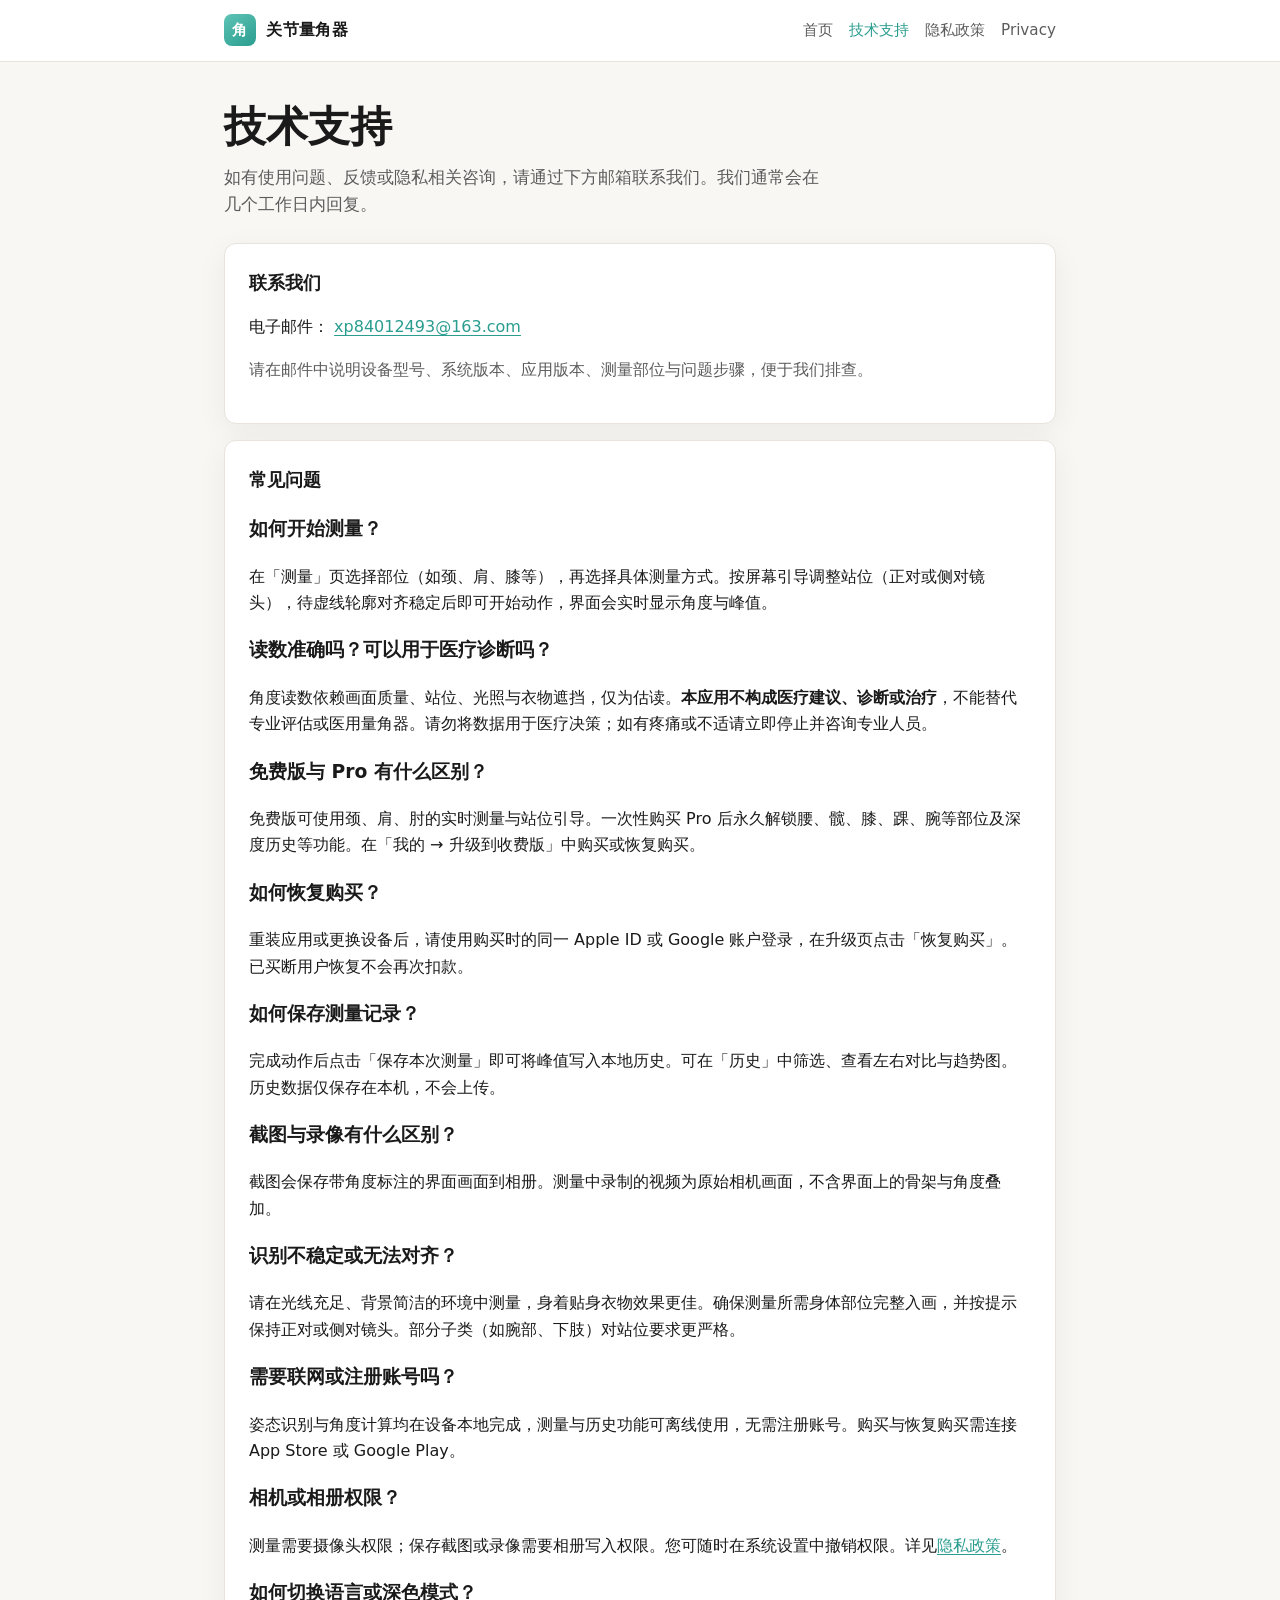
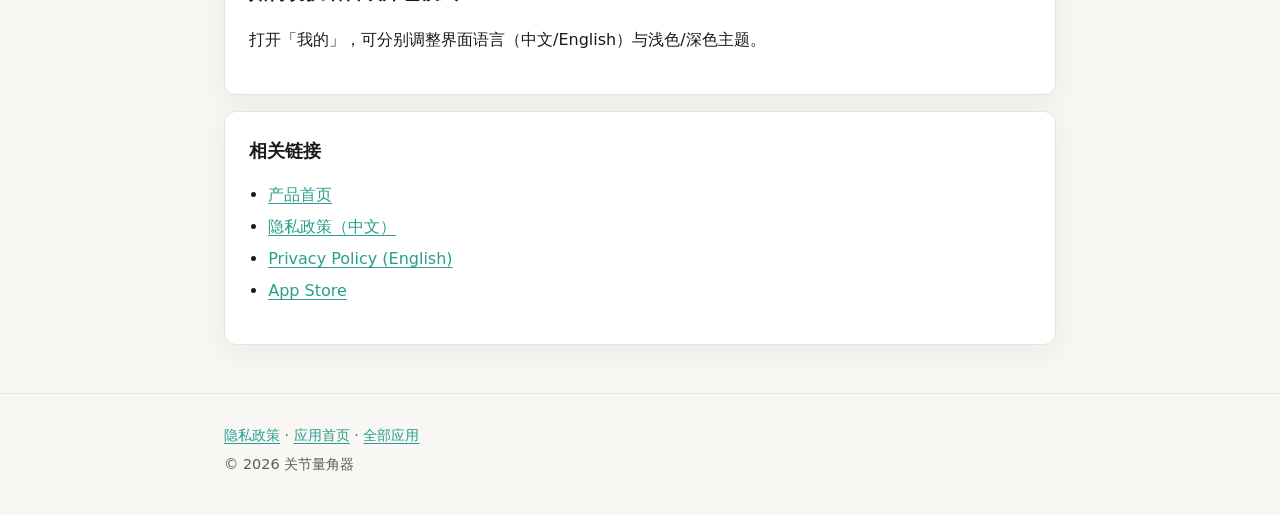
<file: website/pa/support.html>
<!DOCTYPE html>
<html lang="zh-Hans">
  <head>
    <meta charset="utf-8" />
    <meta name="viewport" content="width=device-width, initial-scale=1" />
    <meta name="description" content="关节量角器技术支持与常见问题" />
    <title>技术支持 — 关节量角器</title>
    <link rel="stylesheet" href="../css/site.css" />
    <style>
      :root {
        --accent: #2a9d8f;
        --accent-soft: #e0f2ef;
      }
      .brand__mark {
        background: linear-gradient(145deg, #5ec4b6, #2a9d8f);
      }
    </style>
  </head>
  <body>
    <header class="site-header">
      <div class="site-header__inner">
        <a class="brand" href="index.html">
          <span class="brand__mark" aria-hidden="true">角</span>
          <span>关节量角器</span>
        </a>
        <nav class="site-nav" aria-label="主导航">
          <a href="index.html">首页</a>
          <a href="support.html" aria-current="page">技术支持</a>
          <a href="privacy-zh.html">隐私政策</a>
          <a href="privacy-en.html" hreflang="en">Privacy</a>
        </nav>
      </div>
    </header>

    <main class="page">
      <section class="hero hero--compact">
        <h1>技术支持</h1>
        <p class="hero__lead">
          如有使用问题、反馈或隐私相关咨询，请通过下方邮箱联系我们。我们通常会在几个工作日内回复。
        </p>
      </section>

      <section class="panel">
        <h2>联系我们</h2>
        <p>
          电子邮件：
          <a href="mailto:xp84012493@163.com">xp84012493@163.com</a>
        </p>
        <p style="color: var(--muted); margin-top: 0.75rem">
          请在邮件中说明设备型号、系统版本、应用版本、测量部位与问题步骤，便于我们排查。
        </p>
      </section>

      <section class="panel" style="margin-top: 1rem">
        <h2>常见问题</h2>

        <h3>如何开始测量？</h3>
        <p>
          在「测量」页选择部位（如颈、肩、膝等），再选择具体测量方式。按屏幕引导调整站位（正对或侧对镜头），待虚线轮廓对齐稳定后即可开始动作，界面会实时显示角度与峰值。
        </p>

        <h3>读数准确吗？可以用于医疗诊断吗？</h3>
        <p>
          角度读数依赖画面质量、站位、光照与衣物遮挡，仅为估读。<strong>本应用不构成医疗建议、诊断或治疗</strong>，不能替代专业评估或医用量角器。请勿将数据用于医疗决策；如有疼痛或不适请立即停止并咨询专业人员。
        </p>

        <h3>免费版与 Pro 有什么区别？</h3>
        <p>
          免费版可使用颈、肩、肘的实时测量与站位引导。一次性购买 Pro 后永久解锁腰、髋、膝、踝、腕等部位及深度历史等功能。在「我的 → 升级到收费版」中购买或恢复购买。
        </p>

        <h3>如何恢复购买？</h3>
        <p>
          重装应用或更换设备后，请使用购买时的同一 Apple ID 或 Google 账户登录，在升级页点击「恢复购买」。已买断用户恢复不会再次扣款。
        </p>

        <h3>如何保存测量记录？</h3>
        <p>
          完成动作后点击「保存本次测量」即可将峰值写入本地历史。可在「历史」中筛选、查看左右对比与趋势图。历史数据仅保存在本机，不会上传。
        </p>

        <h3>截图与录像有什么区别？</h3>
        <p>
          截图会保存带角度标注的界面画面到相册。测量中录制的视频为原始相机画面，不含界面上的骨架与角度叠加。
        </p>

        <h3>识别不稳定或无法对齐？</h3>
        <p>
          请在光线充足、背景简洁的环境中测量，身着贴身衣物效果更佳。确保测量所需身体部位完整入画，并按提示保持正对或侧对镜头。部分子类（如腕部、下肢）对站位要求更严格。
        </p>

        <h3>需要联网或注册账号吗？</h3>
        <p>
          姿态识别与角度计算均在设备本地完成，测量与历史功能可离线使用，无需注册账号。购买与恢复购买需连接 App Store 或 Google Play。
        </p>

        <h3>相机或相册权限？</h3>
        <p>
          测量需要摄像头权限；保存截图或录像需要相册写入权限。您可随时在系统设置中撤销权限。详见<a href="privacy-zh.html">隐私政策</a>。
        </p>

        <h3>如何切换语言或深色模式？</h3>
        <p>打开「我的」，可分别调整界面语言（中文/English）与浅色/深色主题。</p>
      </section>

      <section class="panel" style="margin-top: 1rem">
        <h2>相关链接</h2>
        <ul>
          <li><a href="index.html">产品首页</a></li>
          <li><a href="privacy-zh.html">隐私政策（中文）</a></li>
          <li><a href="privacy-en.html">Privacy Policy (English)</a></li>
          <li>
            <a
              href="https://apps.apple.com/search?term=Joint%20Goniometer"
              rel="noopener noreferrer"
              >App Store</a
            >
          </li>
        </ul>
      </section>
    </main>

    <footer class="site-footer">
      <div class="site-footer__inner">
        <p>
          <a href="privacy-zh.html">隐私政策</a> ·
          <a href="index.html">应用首页</a> ·
          <a href="../index.html">全部应用</a>
        </p>
        <p>© 2026 关节量角器</p>
      </div>
    </footer>
  </body>
</html>
</file>
<file: website/css/site.css>
:root {
  --bg: #f8f7f4;
  --surface: #ffffff;
  --text: #1a1a1a;
  --muted: #5c5c5c;
  --accent: #c45c26;
  --accent-soft: #f3e8df;
  --border: #e8e4dd;
  --max: 52rem;
  --radius: 12px;
  --shadow: 0 8px 30px rgba(26, 26, 26, 0.06);
}

*,
*::before,
*::after {
  box-sizing: border-box;
}

html {
  scroll-behavior: smooth;
}

body {
  margin: 0;
  font-family: "PingFang SC", "Hiragino Sans GB", "Microsoft YaHei", system-ui,
    -apple-system, "Segoe UI", sans-serif;
  line-height: 1.65;
  color: var(--text);
  background: var(--bg);
}

a {
  color: var(--accent);
  text-decoration-thickness: 1px;
  text-underline-offset: 3px;
}

a:hover {
  text-decoration: none;
}

.site-header {
  background: var(--surface);
  border-bottom: 1px solid var(--border);
  position: sticky;
  top: 0;
  z-index: 10;
}

.site-header__inner,
.site-footer__inner,
.page {
  width: min(100% - 2rem, var(--max));
  margin-inline: auto;
}

.site-header__inner {
  display: flex;
  align-items: center;
  justify-content: space-between;
  gap: 1rem;
  padding: 0.9rem 0;
}

.brand {
  display: flex;
  align-items: center;
  gap: 0.65rem;
  color: inherit;
  text-decoration: none;
  font-weight: 700;
  letter-spacing: 0.02em;
}

.brand__mark {
  width: 2rem;
  height: 2rem;
  border-radius: 8px;
  background: linear-gradient(145deg, #e8a87c, var(--accent));
  color: #fff;
  display: grid;
  place-items: center;
  font-size: 0.95rem;
}

.site-nav {
  display: flex;
  flex-wrap: wrap;
  gap: 0.35rem 1rem;
  font-size: 0.95rem;
}

.site-nav a {
  color: var(--muted);
  text-decoration: none;
}

.site-nav a[aria-current="page"],
.site-nav a:hover {
  color: var(--accent);
}

.hero {
  padding: 3.5rem 0 2.5rem;
}

.hero--compact {
  padding: 2.5rem 0 1.5rem;
}

.hero__eyebrow {
  display: inline-block;
  margin: 0 0 0.75rem;
  padding: 0.25rem 0.65rem;
  border-radius: 999px;
  background: var(--accent-soft);
  color: var(--accent);
  font-size: 0.85rem;
  font-weight: 600;
}

.hero h1 {
  margin: 0 0 0.75rem;
  font-size: clamp(1.9rem, 4vw, 2.6rem);
  line-height: 1.2;
}

.hero__lead {
  margin: 0;
  max-width: 38rem;
  color: var(--muted);
  font-size: 1.05rem;
}

.hero__actions {
  display: flex;
  flex-wrap: wrap;
  gap: 0.75rem;
  margin-top: 1.5rem;
}

.button {
  display: inline-flex;
  align-items: center;
  justify-content: center;
  padding: 0.7rem 1.1rem;
  border-radius: 10px;
  border: 1px solid transparent;
  font: inherit;
  font-weight: 600;
  text-decoration: none;
  cursor: pointer;
}

.button--primary {
  background: var(--accent);
  color: #fff;
}

.button--secondary {
  background: var(--surface);
  color: var(--text);
  border-color: var(--border);
}

.grid {
  display: grid;
  gap: 1rem;
  margin: 2rem 0 3rem;
}

@media (min-width: 640px) {
  .grid--3 {
    grid-template-columns: repeat(3, 1fr);
  }
}

.card {
  background: var(--surface);
  border: 1px solid var(--border);
  border-radius: var(--radius);
  padding: 1.25rem;
  box-shadow: var(--shadow);
}

.card h2,
.card h3 {
  margin: 0 0 0.5rem;
  font-size: 1.05rem;
}

.card p {
  margin: 0;
  color: var(--muted);
  font-size: 0.95rem;
}

.panel {
  background: var(--surface);
  border: 1px solid var(--border);
  border-radius: var(--radius);
  padding: 1.5rem;
  box-shadow: var(--shadow);
}

.panel h2 {
  margin-top: 0;
  font-size: 1.15rem;
}

.panel ul,
.panel ol {
  padding-left: 1.2rem;
}

.panel li + li {
  margin-top: 0.35rem;
}

.legal h2 {
  margin: 2rem 0 0.75rem;
  font-size: 1.2rem;
}

.legal h3 {
  margin: 1.25rem 0 0.5rem;
  font-size: 1.05rem;
}

.legal p,
.legal li {
  color: var(--text);
}

.legal .meta {
  color: var(--muted);
  font-size: 0.95rem;
}

.lang-switch {
  display: flex;
  gap: 0.75rem;
  margin-bottom: 1rem;
  font-size: 0.95rem;
}

.site-footer {
  margin-top: 3rem;
  padding: 1.5rem 0 2rem;
  border-top: 1px solid var(--border);
  color: var(--muted);
  font-size: 0.9rem;
}

.site-footer p {
  margin: 0.35rem 0;
}

.app-card__slug {
  margin: 0 0 0.35rem;
  color: var(--muted);
  font-size: 0.85rem;
}

.app-card__links {
  margin: 0.75rem 0 0;
  font-size: 0.9rem;
}

.app-card h2 {
  margin: 0 0 0.5rem;
  font-size: 1.15rem;
}

.app-card h2 a {
  color: inherit;
  text-decoration: none;
}

.app-card h2 a:hover {
  color: var(--accent);
}

.mono {
  font-family: ui-monospace, "SF Mono", Menlo, Consolas, monospace;
  font-size: 0.9em;
}
</file>
